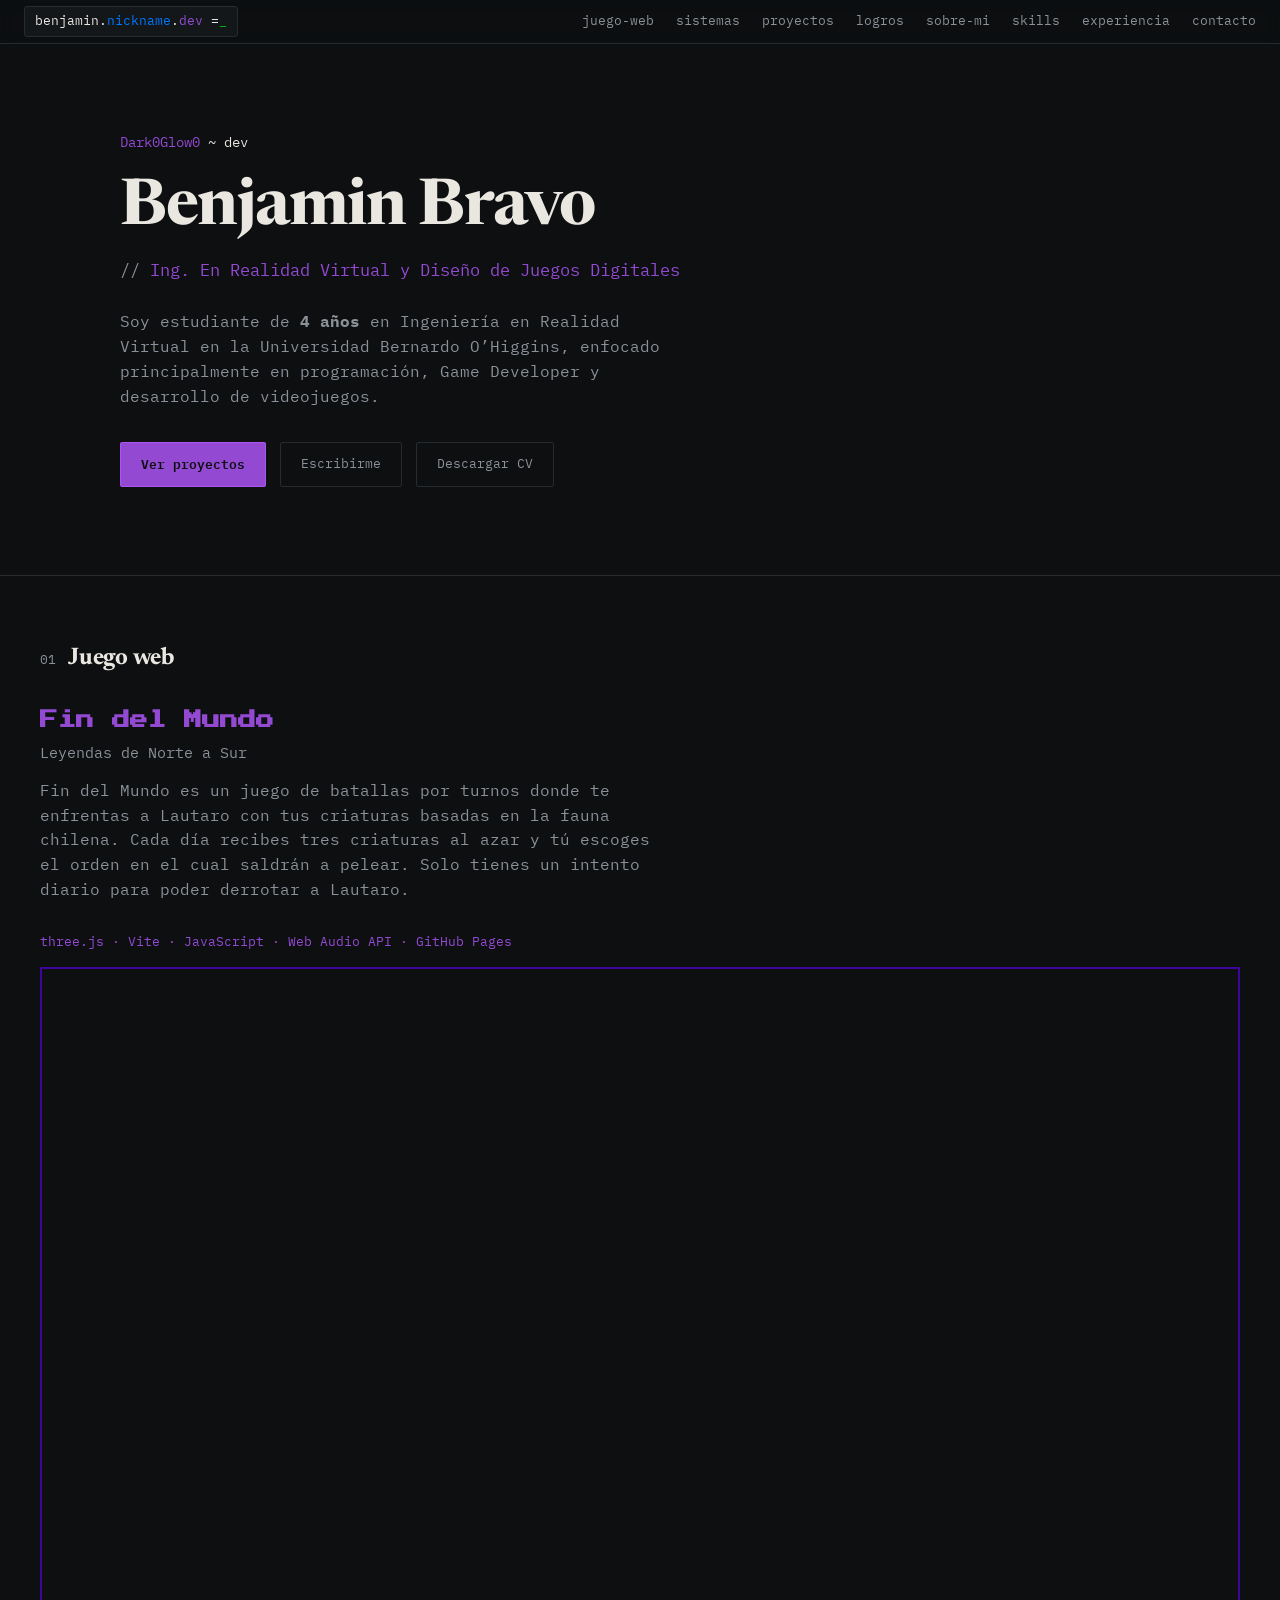
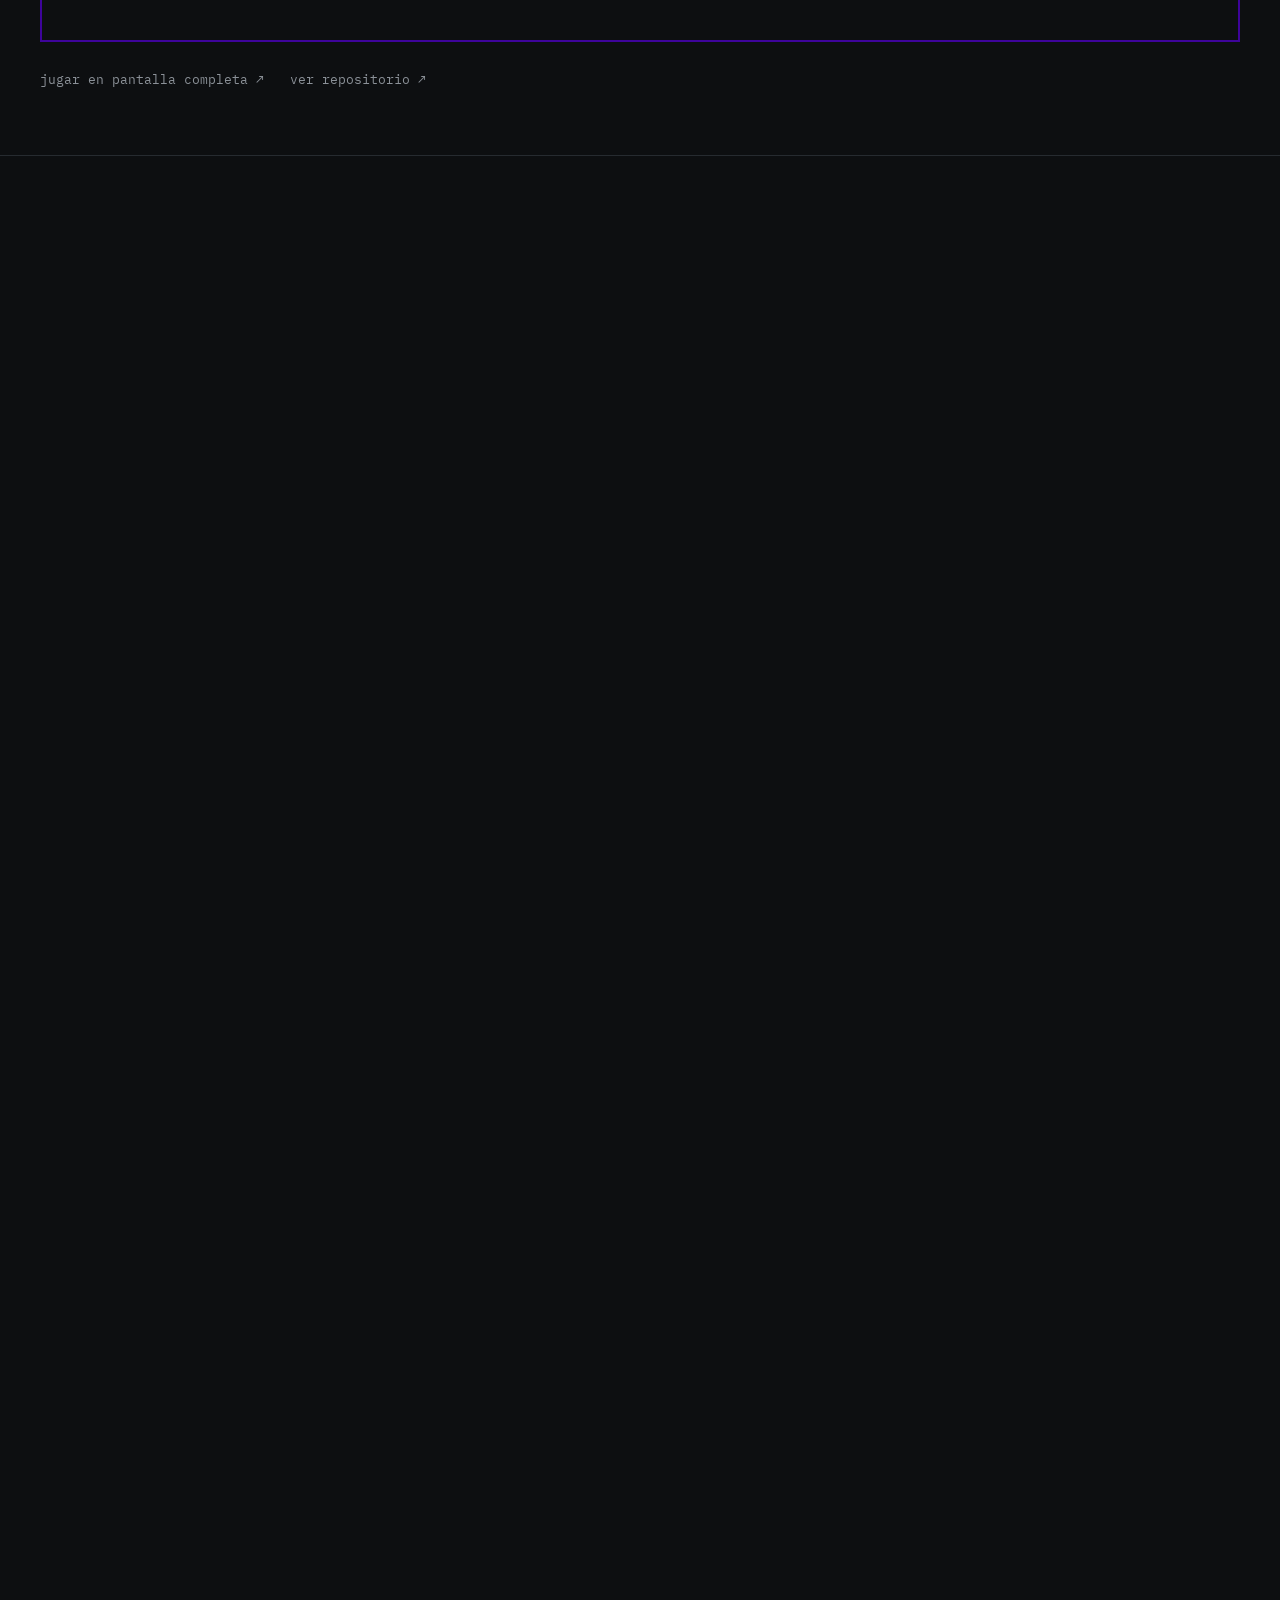
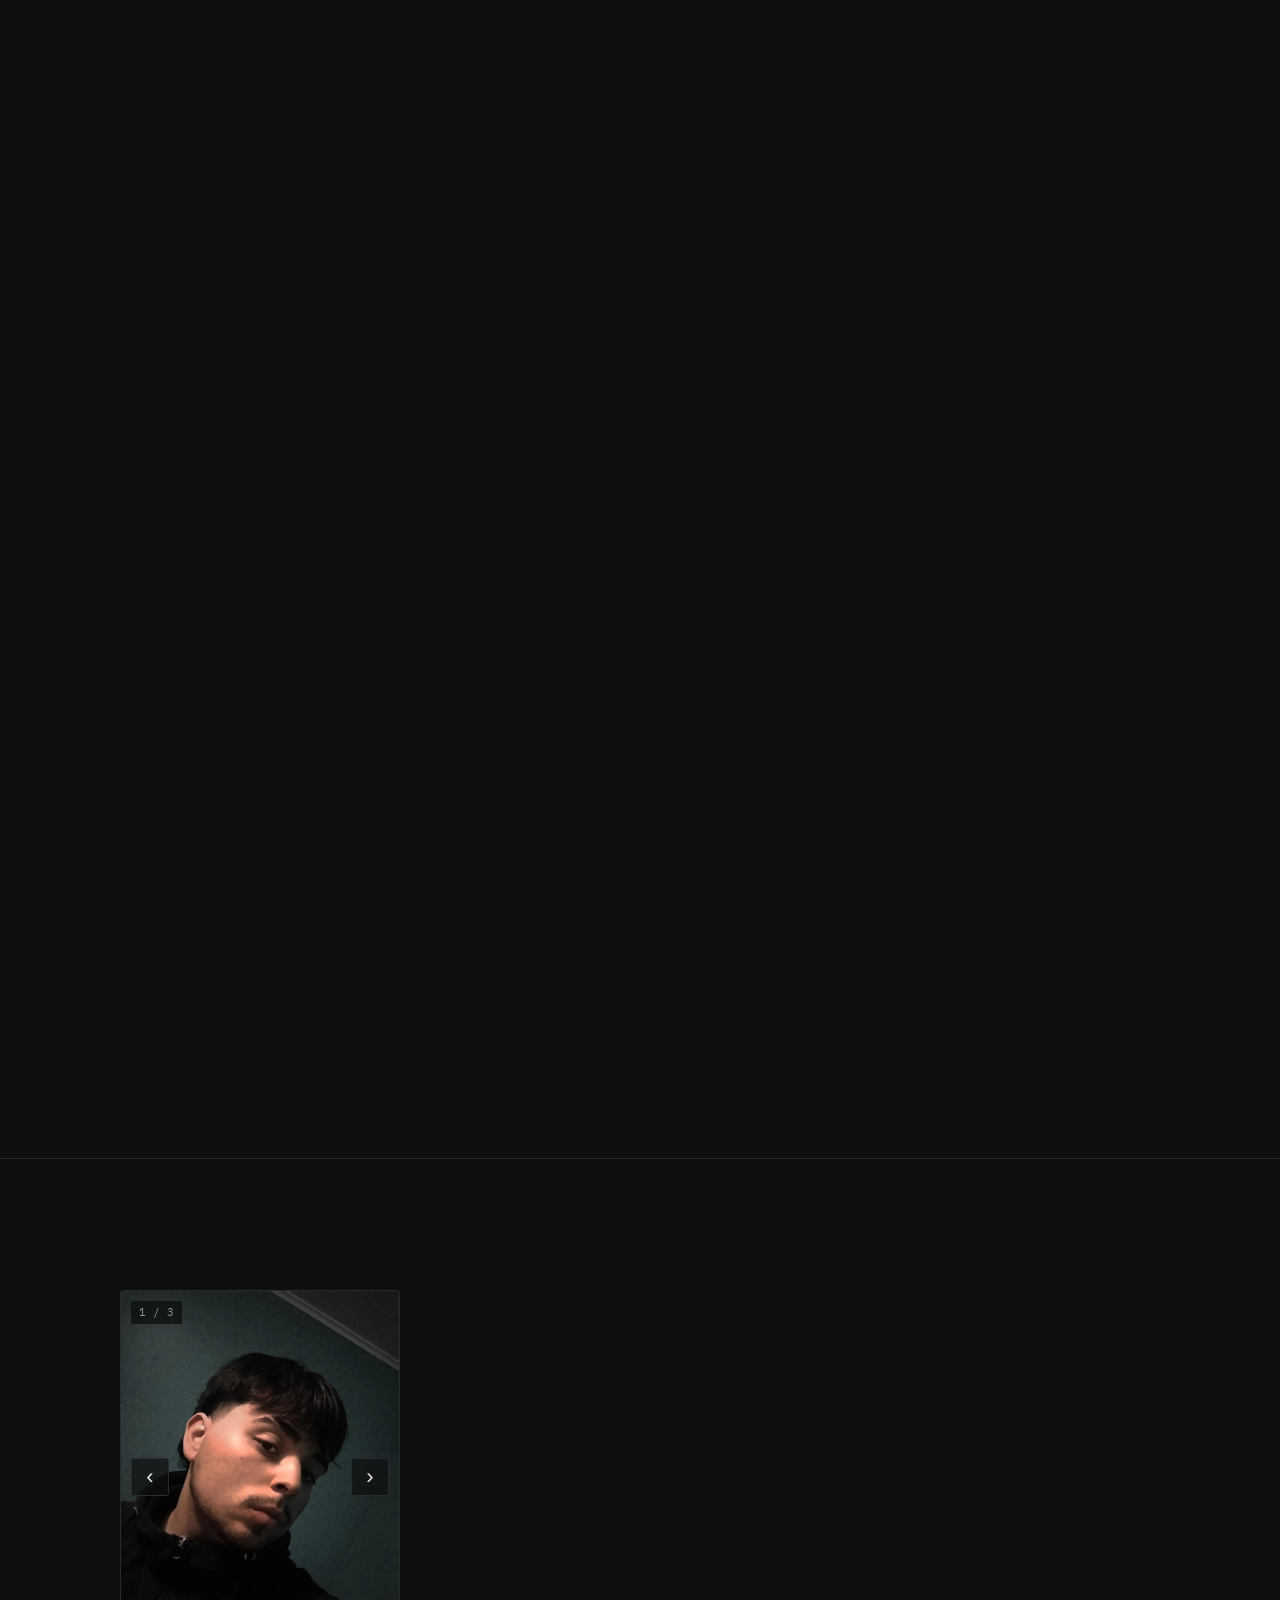
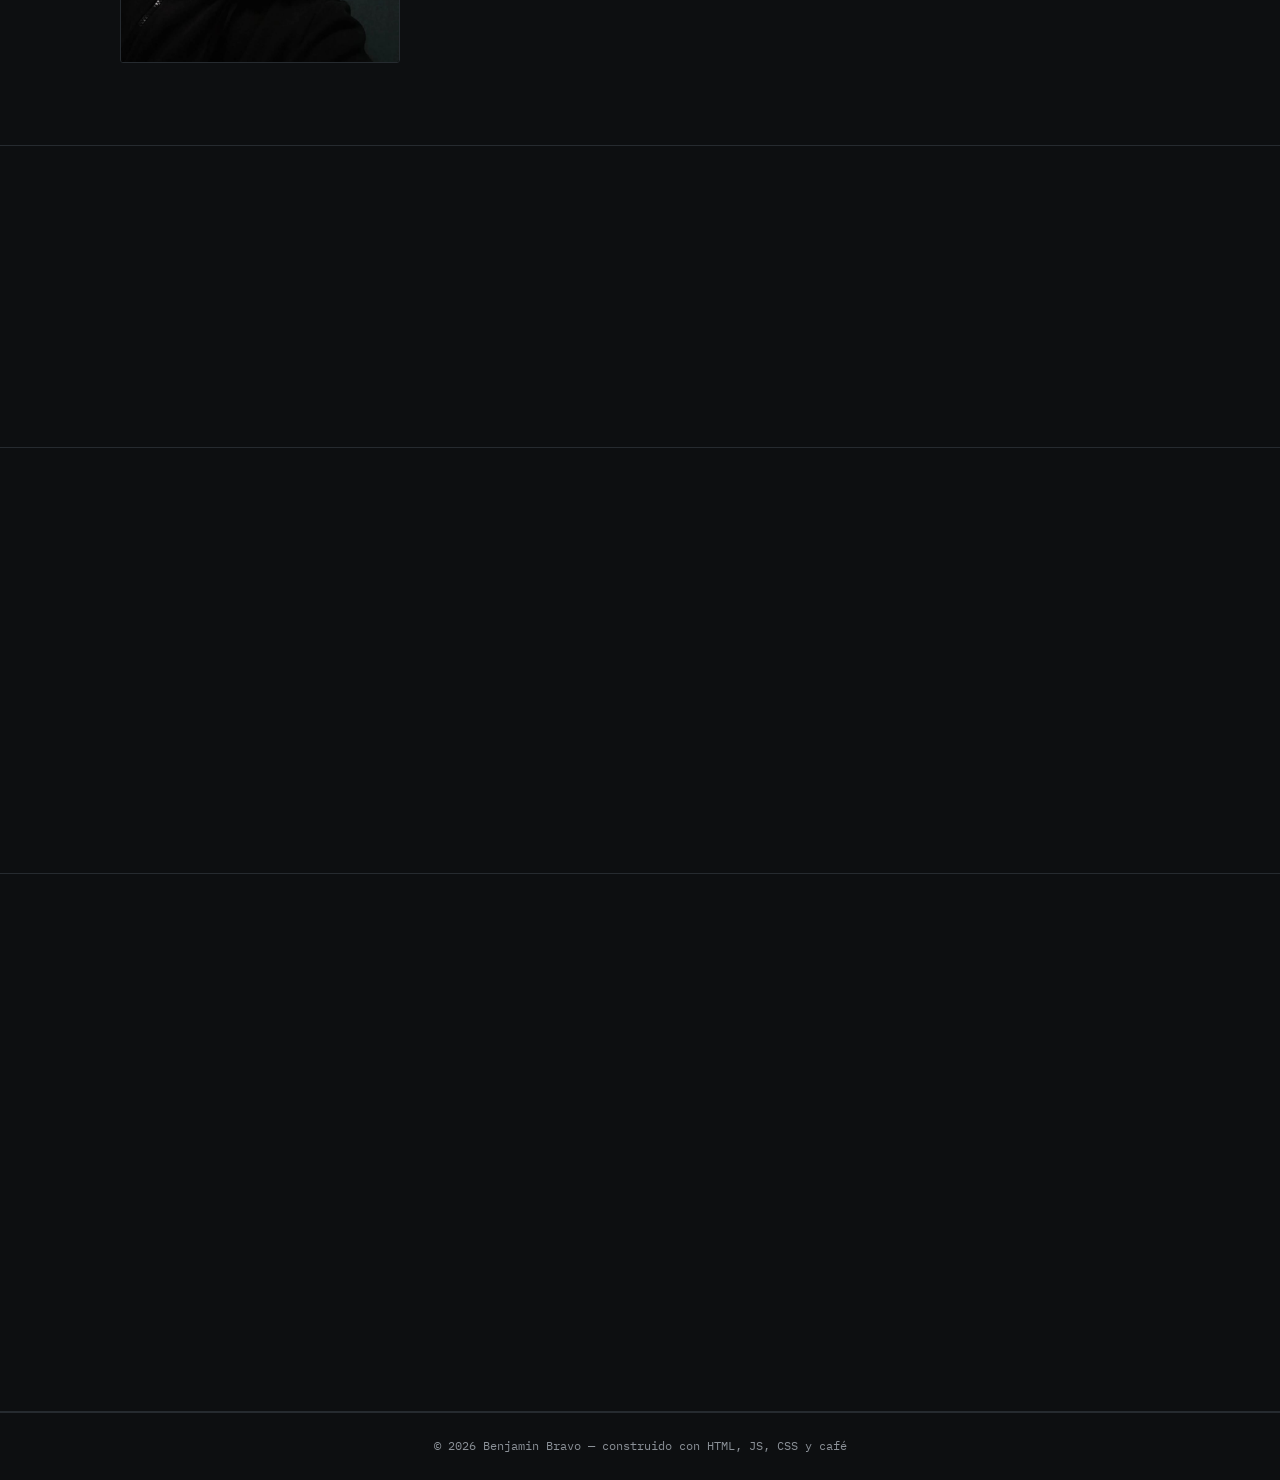
<file: index.html>
<!DOCTYPE html>
<html lang="es">

<head>
  <meta charset="UTF-8">
  <meta name="viewport" content="width=device-width, initial-scale=1.0">
  <title>Benjamin Bravo — Desarrollador</title>
  <link rel="stylesheet" href="style.css">
</head>

<body>
  <div class="topbar">
<a class="firma" href="#inicio">
  <span id="firma-obj"></span><span id="firma-method"></span><span id="firma-point"></span><span id="firma-prop"></span><span id="firma-equal"></span><span id="firma-valor"></span><span id="firma-comma"></span><span class="cursor">_</span>
</a>

    <nav>
      <a href="#web-game">juego-web</a>
      <a href="#sistemas">sistemas</a>
      <a href="#proyectos">proyectos</a>
      <a href="#logros">logros</a>
      <a href="#sobre-mi">sobre-mi</a>
      <a href="#skills">skills</a>
      <a href="#experiencia">experiencia</a>
      <a href="#contacto">contacto</a>
    </nav>
  </div>

  <!-- HERO -->
  <section class="hero row" id="inicio">
    <div class="content">
      <div class="prompt-line"><span class="path">Dark0Glow0</span><span class="cmd"> ~ dev</span></div>
      <h1 class="name">Benjamin Bravo</h1>
      <p class="role">Ing. En Realidad Virtual y Diseño de Juegos Digitales</p>
      <p class="bio">Soy estudiante de <strong>4 años</strong> en Ingeniería en Realidad Virtual en la Universidad
        Bernardo O’Higgins, enfocado principalmente en programación, Game Developer y desarrollo de videojuegos.</p>
      <div class="cta-row">
        <a class="btn btn-primary" href="#proyectos">Ver proyectos</a>
        <a class="btn btn-ghost" href="#contacto">Escribirme</a>
        <a class="btn btn-ghost" href="Files/Docs/Benjamin_Bravo_CV.pdf" target="_blank">Descargar CV</a>
      </div>
    </div>
  </section>

  <!-- Web Game -->
  <section class="row" id="web-game">
    <div class="content">
      <div class="section-head">
        <span class="section-num mono">01</span>
        <h2 class="section-title">Juego web</h2>
      </div>
      <h3 class="sys-title-game">Fin del Mundo</h3>
      <p class="sys-subtitle-game">Leyendas de Norte a Sur</p>
      <p class="sys-intro">Fin del Mundo es un juego de batallas por turnos donde te enfrentas a Lautaro con tus
        criaturas basadas en la fauna chilena. Cada día recibes tres criaturas al azar y tú escoges el orden en el cual
        saldrán a pelear. Solo tienes un intento diario para poder derrotar a Lautaro. </p>
      <p class="sys-stack">three.js · Vite · JavaScript · Web Audio API · GitHub Pages</p>


      <div class="window-game">
        <iframe src="https://dark0glow0.github.io/fin-del-mundo/" title="Fin del Mundo: Leyendas de Norte a Sur"
          loading="lazy" allow="autoplay; fullscreen">
        </iframe>
      </div>

      <p class="game-mobile">Actualmente el juego solo se puede jugar en PC. Pronto estará disponible para dispositivos
        móviles.</p>

      <a class="sys-link link-fullscreen" href="https://dark0glow0.github.io/fin-del-mundo/" target="_blank">jugar en
        pantalla completa ↗</a>
      <a class="sys-link" href="https://github.com/Dark0Glow0/fin-del-mundo" target="_blank">ver repositorio ↗</a>
    </div>
  </section>

  <!-- SISTEMAS Y MECANICAS -->
  <section class="row" id="sistemas">
    <div class="content">
      <div class="section-head">
        <span class="section-num mono">02</span>
        <h2 class="section-title">Sistemas y mecánicas</h2>
      </div>
      <p class="sys-intro">Mecánicas y sistemas que he programado, explicados paso a paso.</p>

      <div class="sys-list">

        <article class="sys-card">
          <div class="sys-media" data-name="foto de la mecánica">
            <img src="Files/Imagenes/Textual Visual Scripting.png" alt="Textual Learning" onerror="this.remove()">
          </div>
          <div class="sys-body">
            <h3 class="sys-title">Textual Learning <span class="sys-status">en desarrollo</span></h3>
            <p class="sys-stack">C# · Unity · Editor Window · Visual Scripting</p>
            <p class="sys-label">objetivo</p>
            <p class="sys-goal">Enseñar a programar a personas que se inician en la programación, mostrando en una
              ventana de Unity el código C# que se genera a partir de nodos de Unity Visual Scripting.</p>
            <p class="sys-label">qué hace</p>
            <ul class="sys-steps">
              <li>Abre una ventana propia dentro de Unity, con su interfaz y su ruta de menú.</li>
              <li>Lee el grafo de nodos que se arrastra a la ventana.</li>
              <li>Reconoce los nodos del grafo mediante un mecanismo de detección automática; actualmente reconoce
                Start, Update, Debug.Log y sus valores.</li>
              <li>Actualiza constantemente el código mostrado en la ventana.</li>
              <li>Reconoce el orden de los nodos leyendo sus conexiones, para mostrar el código ordenado y limpio.</li>
              <li>Muestra el código generado, con colores según cada tipo de palabra, dentro de un panel oscuro.</li>
            </ul>

            <p class="sys-label">cómo se construyó</p>
            <ul class="sys-steps">
              <li>Creé el script VisualCodeWindow.cs para crear la ventana y su ruta de menú.</li>
              <li>Implementé dentro de VisualCodeWindow.cs la lectura de los nodos y sus conexiones para mostrarlos en
                la ventana; pasé de hacerlo de forma manual a automatizar de a poco cada parte importante, hasta lograr
                una primera versión automatizada.</li>
              <li>Implementé que el código mostrado se actualice constantemente cuando cambia el grafo.</li>
              <li>Implementé colores distintivos para cada tipo de palabra, como en un editor de C#.</li>
            </ul>
            <a class="sys-link" href="https://github.com/Dark0Glow0/Textual-Learning" target="_blank">ver repositorio
              ↗</a>
          </div>
        </article>

        <article class="sys-card">
          <div class="sys-media" data-name="video de la mecánica">
            <video controls preload="metadata" playsinline>
              <source src="Files/Videos/XR_Remote_Controller.mp4#t=0.5" type="video/mp4"
                onerror="this.parentElement.remove()">
            </video>
          </div>
          <div class="sys-body">
            <h3 class="sys-title">XR Remote Controller</h3>
            <p class="sys-stack">C# · Unity · OpenXR</p>
            <p class="sys-label">objetivo</p>
            <p class="sys-goal">Simulador de controladores XR para futuros proyectos</p>
            <p class="sys-label">qué hace</p>
            <ul class="sys-steps">
              <li>Al poner la batería, los controles quedan disponibles.</li>
              <li>La palanca (lever) enciende el panel de controles.</li>
              <li>El joystick mueve la posición del avión.</li>
              <li>Un dial controla su altura y otro su rotación.</li>
              <li>La perilla (knob) aumenta o disminuye la velocidad.</li>
              <li>Un texto sobre cada control muestra en tiempo real su estado: encendido, rotación, velocidad y altura.
              </li>
              <li>Si se quita la batería con el panel funcionando, todo se apaga, aunque la palanca siga encendida.</li>
            </ul>

            <p class="sys-label">cómo se construyó</p>
            <ul class="sys-steps">
              <li>Utilicé los recursos de XR Interaction Toolkit y XRI Examples como base para crear el simulador.</li>
              <li>Programé un script para la batería: al ponerla, da energía a los controles y se activan; al sacarla,
                los controles se desactivan y el avión deja de funcionar.</li>
              <li>Esta base me permite ahorrar tiempo al construir paneles de controles de maquinaria o de otro rubro
                con sistema de energía.</li>
            </ul>
            <a class="sys-link" href="https://github.com/Dark0Glow0/XR-Remote-Controller" target="_blank">ver
              repositorio ↗</a>
          </div>
        </article>

        <article class="sys-card">
          <div class="sys-media" data-name="video de la mecánica">
            <video controls preload="metadata" playsinline>
              <source src="Files/Videos/TOM_Sistema_Suizo.mp4#t=0.5" type="video/mp4"
                onerror="this.parentElement.remove()">
            </video>
          </div>
          <div class="sys-body">
            <h3 class="sys-title">TOM: Tournament Management System <span class="sys-status">en desarrollo</span></h3>
            <p class="sys-stack">HTML · CSS · JavaScript · Visual Studio Code</p>
            <p class="sys-label">objetivo</p>
            <p class="sys-goal">Gestionar torneos no oficiales de TCG con sistema de rondas suizas, inspirado en el TOM
              oficial de Pokémon.</p>
            <p class="sys-label">qué hace</p>
            <ul class="sys-steps">
              <li>Define el nombre del torneo y el número de rondas a jugar.</li>
              <li>Calcula el desempate automáticamente con OP% (Opponents' Win Percentage) y OPP% (Opponents' Opponents'
                Win Percentage).</li>
              <li>Agrega y quita participantes; el rating es opcional y solo ordena el primer emparejamiento.</li>
              <li>Genera cada ronda con emparejamientos de sistema suizo y registra el resultado con botones: victoria 3
                puntos, empate 1 punto para cada uno y derrota 0.</li>
              <li>Asigna un bye (victoria automática) cuando el número de jugadores es impar.</li>
              <li>Muestra la clasificación ordenada por puntos, con el récord de victorias, derrotas y empates y los
                porcentajes de desempate.</li>
            </ul>

            <p class="sys-label">cómo se construyó</p>
            <ul class="sys-steps">
              <li>Creé una navegación por pestañas (Configuración, Jugadores, Rondas y Clasificación), con un contador
                que muestra cuántos jugadores hay inscritos.</li>
              <li>Guardé todo el estado del torneo en localStorage: jugadores, puntajes, byes, rondas, emparejamientos y
                resultados, para que no se pierda al recargar la página.</li>
              <li>Programé el emparejamiento suizo: ordena a los jugadores por puntaje (y por rating en la primera
                ronda) y evita que se repitan rivales, salvo cuando ya no queda otra opción.</li>
              <li>Implementé la asignación del bye al jugador con menor puntaje que aún no lo haya recibido, con
                puntuación al estilo Pokémon: 3 por victoria, 1 por empate y 0 por derrota.</li>
              <li>Programé el desempate con OP% y OPP%: el porcentaje de victorias de los rivales y el de los rivales de
                los rivales, con un mínimo del 25% como en Pokémon.</li>
              <li>Lo publiqué en GitHub Pages con licencia GPL 3.0, para usarlo desde el navegador sin descargar nada.
              </li>
            </ul>
            <a class="sys-link" href="https://github.com/Dark0Glow0/TOM" target="_blank">ver repositorio ↗</a>
            <a class="sys-link" href="https://dark0glow0.github.io/TOM/" target="_blank">probar en línea ↗</a>
          </div>
        </article>

      </div>
    </div>
  </section>

  <!-- PROYECTOS -->
  <section class="row" id="proyectos">
    <div class="content">
      <div class="section-head">
        <span class="section-num mono">03</span>
        <h2 class="section-title">Proyectos</h2>
      </div>
      <p class="sys-intro">Proyectos que he creado y en los que he participado.</p>

      <div class="project-grid">

        <article class="project-card" tabindex="0" role="button" aria-label="Ver proyecto Meant To Die"
          onclick="openModal('modal-ruteo')">
          <div class="card-cover">
            <img src="Files/Imagenes/MTD_1.png" alt="Meant To Die">
            <span class="card-badge">4 fotos</span>
          </div>
          <div class="card-body">
            <h3 class="card-title">Meant To Die</h3>
            <!-- RESUMEN de la tarjeta (texto corto). El texto largo está dentro del modal más abajo. -->
            <p class="card-desc">Videojuego de terror psicológico en primera persona con estilo PSX. Presentado en
              Expogame 2023 y Festigame 2025.</p>
            <div class="project-tags"><span class="tag">Unity</span><span class="tag">C#</span></div>
            <p class="project-open-hint">ver fotos y detalle</p>
          </div>
        </article>

        <article class="project-card" tabindex="0" role="button" aria-label="Ver proyecto V-Watt"
          onclick="openModal('modal-notas')">
          <div class="card-cover">
            <video muted playsinline preload="metadata" src="Files/Videos/Gasolinera_Final.mp4#t=0.5"></video>
            <span class="card-badge">▶ video</span>
          </div>
          <div class="card-body">
            <h3 class="card-title">V-Watt</h3>
            <!-- RESUMEN de la tarjeta (texto corto). El texto largo está dentro del modal más abajo. -->
            <p class="card-desc">La primera red de electrolineras 100% solares, con reservas y recompensas para quienes
              cuidan el planeta.</p>
            <p class="project-open-hint">ver video y detalle</p>
          </div>
        </article>

      </div>
    </div>
  </section>

  <!-- LOGROS Y EVENTOS -->
  <section class="row" id="logros">
    <div class="content">
      <div class="section-head">
        <span class="section-num mono">04</span>
        <h2 class="section-title">Logros y eventos</h2>
      </div>
      <p class="sys-intro">Eventos, competencias y game jams en los que he participado.</p>

      <div class="sys-list">

        <article class="sys-card ach-card">
          <div class="sys-media ach-media" data-name="fotos del evento">
            <img src="Files/Imagenes/Certificado_Game_Jam.jpg" alt="Foto del evento " onerror="this.remove()">
          </div>
          <div class="sys-body">
            <p class="sys-stack">2024</p>
            <h3 class="sys-title">2do Lugar en Social Impact Game Jam</h3>
            <p class="sys-label">rol</p>
            <p class="sys-goal">Programador principal</p>
            <p class="sys-label">descripción</p>
            <p class="sys-goal">Atacama Valley es un juego inspirado en Stardew Valley, donde una niña recoge y recicla
              basura en el valle de Atacama. Programé las mecánicas principales: la recolección de basura y la
              construcción de la ciudad a partir de lo reciclado. Fue mi primer acercamiento a los juegos educativos, y
              el proyecto obtuvo el segundo lugar por conectar los videojuegos con los ODS y el impacto social.</p>
          </div>
        </article>

        <article class="sys-card ach-card">
          <div class="sys-media ach-media" data-name="fotos del evento">
            <img src="Files/Imagenes/expo.jpeg" alt="Foto del evento " onerror="this.remove()">
          </div>
          <div class="sys-body">
            <p class="sys-stack">2023</p>
            <h3 class="sys-title">Expogame 2023</h3>
            <p class="sys-label">rol</p>
            <p class="sys-goal">Programador principal</p>
            <p class="sys-label">descripción</p>
            <p class="sys-goal">Meant To Die fue presentado en Expogame 2023, un evento de videojuegos y cultura pop en
              Chile. Fue mi primer proyecto de videojuego completo, y me permitió aprender sobre el desarrollo de
              juegos, la presentación de proyectos y la interacción con otros desarrolladores y jugadores.</p>
          </div>
        </article>

        <article class="sys-card ach-card">
          <div class="sys-media ach-media" data-name="fotos del evento">
            <img src="Files/Imagenes/festi.jpeg" alt="Foto del evento " onerror="this.remove()">
          </div>
          <div class="sys-body">
            <p class="sys-stack">2025</p>
            <h3 class="sys-title">Festigame 2025</h3>
            <p class="sys-label">rol</p>
            <p class="sys-goal">Programador principal</p>
            <p class="sys-label">descripción</p>
            <p class="sys-goal">Meant To Die fue presentado en Festigame 2025, un festival de videojuegos y cultura pop
              en Chile. Fue una oportunidad para mostrar el juego a un público más amplio, recibir retroalimentación y
              aprender sobre la industria de los videojuegos en Chile.</p>
          </div>
        </article>

      </div>
    </div>
  </section>


  <!-- SOBRE MI -->
  <section class="row" id="sobre-mi">
    <div class="content">
      <div class="section-head">
        <span class="section-num mono">05</span>
        <h2 class="section-title">Sobre mí</h2>
      </div>
      <div class="about-grid">
        <!-- galería de fotos (usa el mismo JS de los modales) -->
        <div class="gallery about-gallery">
          <div class="gallery-stage">
            <button class="g-arrow g-prev" type="button" aria-label="Anterior">‹</button>
            <button class="g-arrow g-next" type="button" aria-label="Siguiente">›</button>
            <span class="g-count"></span>
          </div>
          <div class="gallery-thumbs">
            <button class="g-thumb" type="button" data-type="image" data-src="Files/Imagenes/Benja_3.jpeg"
              data-alt="Benja 3"><img src="Files/Imagenes/Benja_3.jpeg" alt="Benja 3"></button>
            <button class="g-thumb" type="button" data-type="image" data-src="Files/Imagenes/Benja_2.jpeg"
              data-alt="Benja 2"><img src="Files/Imagenes/Benja_2.jpeg" alt="Benja 2"></button>
            <button class="g-thumb" type="button" data-type="image" data-src="Files/Imagenes/Benja_1.jpeg"
              data-alt="Benja 1"><img src="Files/Imagenes/Benja_1.jpeg" alt="Benja 1"></button>
          </div>
        </div>

        <!-- texto -->
        <div class="about-body">
          <p class="about-text">Soy estudiante de <strong>4 años</strong> de Ingeniería en Realidad Virtual en la
            Universidad Bernardo O’Higgins, enfocado principalmente en programación, Game Developer y desarrollo de
            videojuegos. También exploro el desarrollo Full Stack, trabajando tanto con backend como frontend.</p>
          <p class="about-text">Me considero una persona prolija, organizada y detallista al programar. Me gusta
            mantener un código limpio y estructurado, buscando que cada sistema sea fácil de entender, mantener y
            mejorar.</p>
          <p class="about-text">Además de desarrollar, disfruto liderar proyectos y convertir ideas en experiencias
            reales, siempre buscando aprender algo nuevo en el proceso.</p>
        </div>
      </div>
    </div>
  </section>

  <!-- SKILLS -->
  <section class="row" id="skills">
    <div class="content">
      <div class="section-head">
        <span class="section-num mono">06</span>
        <h2 class="section-title">Skills</h2>
      </div>
      <div class="skill-groups">
        <div class="skill-group">
          <h3>lenguajes</h3>
          <div class="skill-tags">
            <button class="tag skill-btn" data-level="85">C#</button>
            <button class="tag skill-btn" data-level="65">JavaScript</button>
            <button class="tag skill-btn" data-level="60">SQL</button>
            <button class="tag skill-btn" data-level="75">HTML</button>
          </div>
          <div class="skill-meter" aria-live="polite"></div>
        </div>
        <div class="skill-group">
          <h3>Motor Gráfico</h3>
          <div class="skill-tags">
            <button class="tag skill-btn" data-level="85">Unity</button>
            <button class="tag skill-btn" data-level="50">Unreal Engine</button>
          </div>
          <div class="skill-meter" aria-live="polite"></div>
        </div>
        <div class="skill-group">
          <h3>idiomas</h3>
          <div class="skill-tags">
            <span class="tag">Español</span>
            <a class="tag" href="Files/Docs/Oxford_Certificado.pdf" target="_blank">Inglés · B1↗</a>
          </div>
        </div>
      </div>
      <p class="skill-hint">↗ haz clic en una skill para ver mi nivel</p>
    </div>
  </section>

  <!-- MODALES DE PROYECTO -->
  <div class="modal-overlay" id="modal-ruteo" onclick="closeOnBackdrop(event, 'modal-ruteo')">
    <div class="modal-box">
      <div class="modal-head">
        <span class="fname">Meant To Die</span>
        <button class="modal-close" onclick="closeModal('modal-ruteo')">cerrar ✕</button>
      </div>
      <div class="modal-body">
        <div class="gallery">
          <div class="gallery-stage">
            <button class="g-arrow g-prev" type="button" aria-label="Anterior">‹</button>
            <button class="g-arrow g-next" type="button" aria-label="Siguiente">›</button>
            <span class="g-count"></span>
          </div>
          <div class="gallery-thumbs">
            <button class="g-thumb" type="button" data-type="image" data-src="Files/Imagenes/MTD_1.png"
              data-alt="Meant To Die, captura 1"><img src="Files/Imagenes/MTD_1.png" alt=""></button>
            <button class="g-thumb" type="button" data-type="image" data-src="Files/Imagenes/MTD_2.png"
              data-alt="Meant To Die, captura 2"><img src="Files/Imagenes/MTD_2.png" alt=""></button>
            <button class="g-thumb" type="button" data-type="image" data-src="Files/Imagenes/MTD_3.png"
              data-alt="Meant To Die, captura 3"><img src="Files/Imagenes/MTD_3.png" alt=""></button>
            <button class="g-thumb" type="button" data-type="image" data-src="Files/Imagenes/MTD_4.png"
              data-alt="Meant To Die, captura 4"><img src="Files/Imagenes/MTD_4.png" alt=""></button>
          </div>
        </div>
        <p class="modal-desc">Meant To Die es un juego de <strong>terror psicológico y suspenso en primera
            persona</strong>, que buscan una experiencia que les genere inmersión total a través del estilo PSX, la
          falta de interfaz y mecánicas centradas en mantener la cordura para no morir y evitar alucinaciones, deberás
          sobrevivir a los demonios internos del protagonista debido a sus brotes mientras sus propias acciones pueden
          llevarlo a la muerte.</p>
        <p class="modal-desc">Meant To Die fue presentado en <strong>Expogame 2023</strong> y <strong>Festigame
            2025</strong>.</p>
        <div class="modal-tags">
          <span class="tag">Unity</span><span class="tag">C#</span>
        </div>
        <div class="modal-links">
          <a href="https://www.instagram.com/psychorrorgames/" target="_blank">ver instagram ↗</a>
        </div>
      </div>
    </div>
  </div>

  <div class="modal-overlay" id="modal-notas" onclick="closeOnBackdrop(event, 'modal-notas')">
    <div class="modal-box">
      <div class="modal-head">
        <span class="fname">V-Watt</span>
        <button class="modal-close" onclick="closeModal('modal-notas')">cerrar ✕</button>
      </div>
      <div class="modal-body">
        <div class="gallery">
          <div class="gallery-stage">
            <button class="g-arrow g-prev" type="button" aria-label="Anterior">‹</button>
            <button class="g-arrow g-next" type="button" aria-label="Siguiente">›</button>
            <span class="g-count"></span>
          </div>
          <div class="gallery-thumbs">
            <button class="g-thumb" type="button" data-type="video" data-src="Files/Videos/Gasolinera_Final.mp4"><video
                muted preload="metadata" src="Files/Videos/Gasolinera_Final.mp4#t=0.5"></video><span
                class="g-play">▶</span></button>
          </div>
        </div>
        <p class="modal-desc"><strong>próxima estación hacia la próxima generación</strong>.</p>
        <p class="modal-desc"><strong>¡Es hora de conducir diferente!</strong></p>
        <p class="modal-desc">En V-Watt, estamos construyendo el futuro sostenible, un cargador a la vez. Somos la
          primera red de electrolineras 100% solares, diseñadas para liberar a los conductores de las energías
          contaminantes y los gases de efecto invernadero.</p>
        <p class="modal-desc">Nuestro compromiso es doble: Energía Limpia, Impulsamos tu auto eléctrico directamente con
          la energía del sol, reduciendo drásticamente la huella de carbono de cada viaje. Incentivos Verdes, Hemos
          creado un sistema de reservas y recompensas para premiar tu elección de cuidar el planeta, invitándote a
          formar parte activa de la solución. Dejemos atrás la gasolina.</p>
        <p class="modal-desc">Abracemos la energía ilimitada y limpia. ¡Únete a V-Watt y recarga tu vehículo mientras
          impulsamos juntos un planeta más verde!</p>
        <div class="modal-links">
          <a href="https://canva.link/xlicubz83bnzgkk" target="_blank">ver presentación ↗</a>
        </div>
      </div>
    </div>
  </div>


  <!-- EXPERIENCIA -->
  <section class="row" id="experiencia">
    <div class="content">
      <div class="section-head">
        <span class="section-num mono">07</span>
        <h2 class="section-title">Experiencia</h2>
      </div>

      <div class="timeline-item">
        <div class="tl-date mono">2023 — hoy</div>
        <div class="tl-body">
          <h4>Estudiante Universitario En Ing. En Realidad Virtual y Diseño de Juegos Digitales</h4>
          <div class="tl-org">Universidad Bernardo O'Higgins</div>
        </div>
      </div>

      <div class="timeline-item">
        <div class="tl-date mono">2025</div>
        <div class="tl-body">
          <h4>SERCOTEC</h4>
          <div class="tl-org">Vinculación con el medio · UBO</div>
          <p>Proyecto para "Weona ponte linda", una estética de uñas, dentro del programa de vinculación con el medio de
            la UBO. Modelé una mano con dististos tipos de uñas en 3D y programé en Unity entre distintos tipos de uñas.
          </p>
        </div>
      </div>
    </div>

  </section>

  <!-- CONTACTO -->
  <section class="contact row" id="contacto">
    <div class="content">
      <div class="section-head">
        <span class="section-num mono">08</span>
        <h2 class="section-title">Contacto</h2>
      </div>
      <p class="contact-title">Hablemos de tu próximo proyecto.</p>
      <p class="contact-sub">Disponible para trabajo freelance y oportunidades a tiempo completo. Respondo en menos de
        24 horas.</p>
      <div class="contact-links">
        <a href="mailto:benjamin.bravo.dev@gmail.com"><span>benjamin.bravo.dev@gmail.com</span><span
            class="arrow">↗</span></a>
        <a href="https://github.com/Dark0Glow0" target="_blank"><span>github.com/Dark0Glow0</span><span
            class="arrow">↗</span></a>
        <a href="https://linkedin.com/in/benjamin-bravo-b55064300/"
          target="_blank"><span>linkedin.com/in/benjamin-bravo-b55064300/</span><span class="arrow">↗</span></a>
      </div>
    </div>
  </section>

  <footer>© 2026 Benjamin Bravo — construido con HTML, JS, CSS y café</footer>


  <script src="app.js"></script>
</body>

</html>
</file>
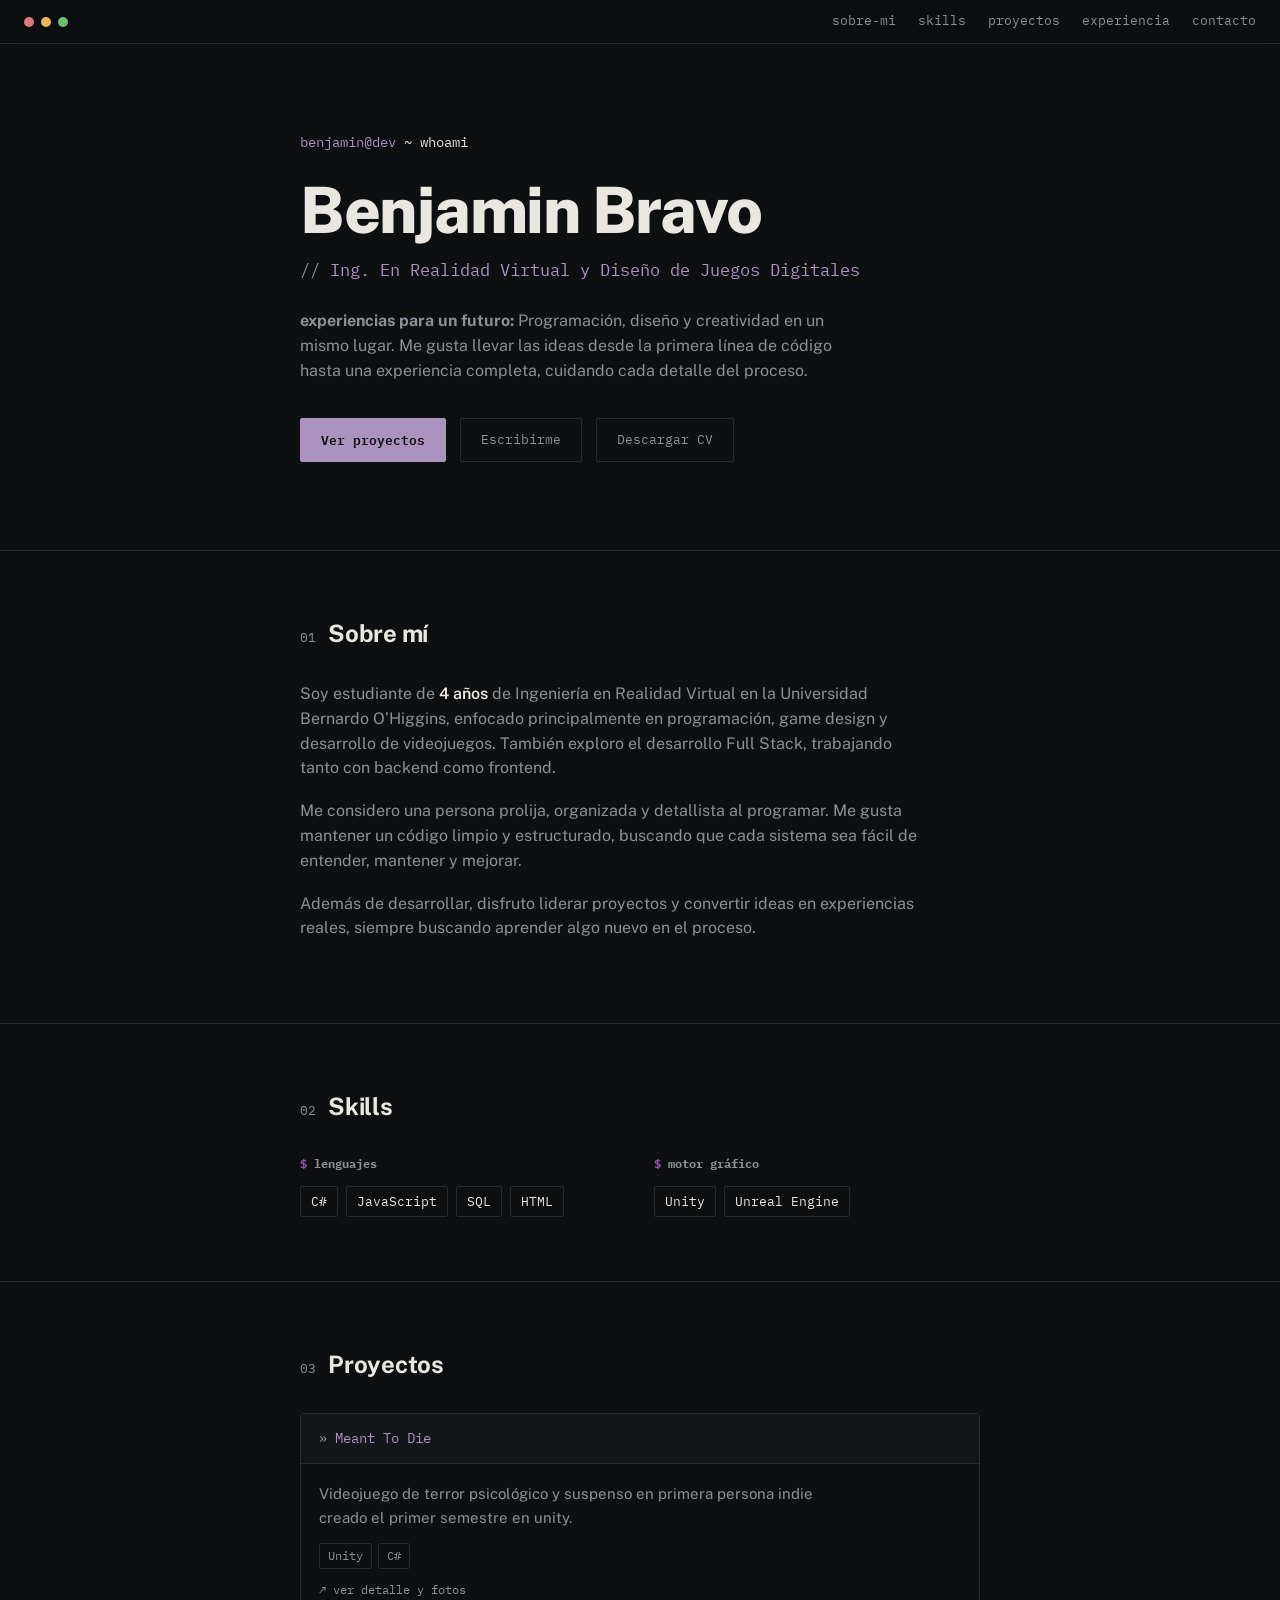
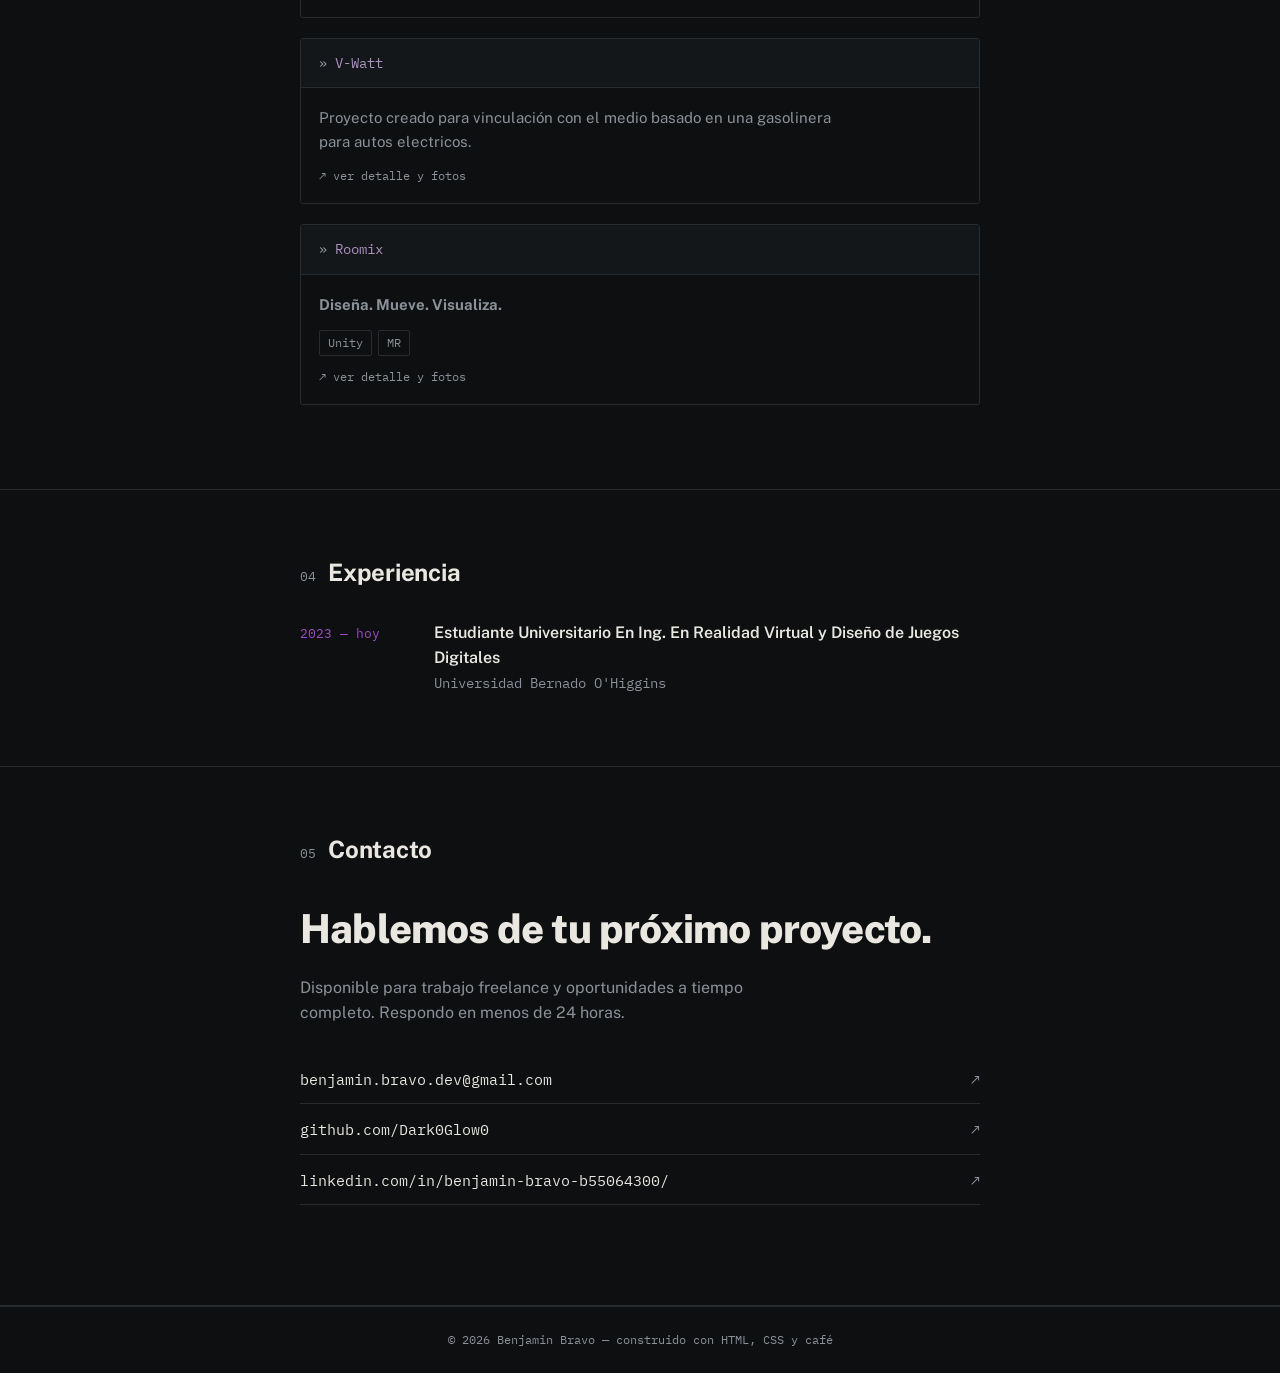
<file: portafolio.html>
<!DOCTYPE html>
<html lang="es">
<head>
<meta charset="UTF-8">
<meta name="viewport" content="width=device-width, initial-scale=1.0">
<title>Benjamin Bravo — Desarrollador</title>
<style>
  @import url('https://fonts.googleapis.com/css2?family=IBM+Plex+Mono:wght@400;500;600&family=Public+Sans:wght@400;500;600;700;800&display=swap');

  :root{
    --bg: #0d0f11;
    --bg-raised: #14171a;
    --line: #262b30;
    --text: #e9e7e0;
    --text-dim: #8b9198;
    --amber: #ab92bf;
    --amber-dim: #5b21b6;
    --green: #b154d6e3;
    --red: #d97b7b;
    --gutter-w: 52px;
  }

  *{ box-sizing:border-box; margin:0; padding:0; }
  html{ scroll-behavior:smooth; }

  body{
    background:var(--bg);
    color:var(--text);
    font-family:'Public Sans', sans-serif;
    line-height:1.55;
    -webkit-font-smoothing:antialiased;
  }

  ::selection{ background:var(--amber); color:#0d0f11; }

  a{ color:inherit; text-decoration:none; }

  .mono{ font-family:'IBM Plex Mono', monospace; }

  /* ---------- layout shell with gutter ---------- */
  .row{
    display:flex;
    border-bottom:1px solid var(--line);
  }
  .row:last-child{ border-bottom:none; }
  .content{
    flex:1;
    padding:64px 40px;
    max-width:760px;
    margin:0 auto;
  }
  @media (max-width:640px){
    .content{ padding:40px 20px; }
  }

  /* ---------- top bar ---------- */
  .topbar{
    display:flex;
    align-items:center;
    justify-content:space-between;
    padding:0 24px;
    height:44px;
    border-bottom:1px solid var(--line);
    font-family:'IBM Plex Mono', monospace;
    font-size:13px;
    color:var(--text-dim);
    position:sticky;
    top:0;
    background:rgba(13,15,17,0.92);
    backdrop-filter:blur(6px);
    z-index:10;
  }
  .topbar .dots{ display:flex; gap:7px; }
  .dots span{ width:10px; height:10px; border-radius:50%; display:inline-block; }
  .dots span:nth-child(1){ background:#d97b7b; }
  .dots span:nth-child(2){ background:#e6b85c; }
  .dots span:nth-child(3){ background:#6fbf73; }
  .topbar nav{ display:flex; gap:22px; }
  .topbar nav a{ color:var(--text-dim); transition:color .15s; }
  .topbar nav a:hover{ color:var(--amber-dim); }

  /* ---------- hero ---------- */
  .hero .content{ padding-top:88px; padding-bottom:88px; }
  .prompt-line{
    font-family:'IBM Plex Mono', monospace;
    color:var(--green);
    font-size:14px;
    margin-bottom:22px;
  }
  .prompt-line .path{ color:var(--amber); }
  .prompt-line .cmd{ color:var(--text); }

  h1.name{
    font-size:clamp(38px, 6vw, 64px);
    font-weight:800;
    letter-spacing:-0.02em;
    line-height:1.05;
    margin-bottom:14px;
  }
  .role{
    font-family:'IBM Plex Mono', monospace;
    font-size:17px;
    color:var(--amber);
    margin-bottom:26px;
  }
  .role::before{ content:"// "; color:var(--text-dim); }

  .bio{
    color:var(--text-dim);
    font-size:16px;
    max-width:56ch;
    margin-bottom:34px;
  }

  .cta-row{ display:flex; gap:14px; flex-wrap:wrap; }
  .btn{
    font-family:'IBM Plex Mono', monospace;
    font-size:13px;
    padding:11px 20px;
    border:1px solid var(--line);
    border-radius:2px;
    transition:border-color .15s, color .15s, background .15s;
  }
  .btn-primary{
    background:var(--amber);
    color:#0d0f11;
    border-color:var(--amber);
    font-weight:600;
  }
  .btn-primary:hover{ background:#dcc4fd; }
  .btn-ghost{ color:var(--text-dim); }
  .btn-ghost:hover{ color:var(--text); border-color:var(--text-dim); }

  /* ---------- section headings ---------- */
  .section-head{
    display:flex;
    align-items:baseline;
    gap:12px;
    margin-bottom:30px;
  }
  .section-num{
    font-family:'IBM Plex Mono', monospace;
    font-size:13px;
    color:var(--text-dim);
  }
  .section-title{
    font-size:24px;
    font-weight:700;
    letter-spacing:-0.01em;
  }

  /* ---------- about ---------- */
  .about-text{
    color:var(--text-dim);
    font-size:16px;
    max-width:62ch;
    margin-bottom:18px;
  }
  .about-text strong{ color:var(--text); font-weight:600; }

  /* ---------- skills ---------- */
  .skill-groups{ display:grid; grid-template-columns:repeat(auto-fit, minmax(200px,1fr)); gap:28px; }
  .skill-group h3{
    font-family:'IBM Plex Mono', monospace;
    font-size:12px;
    color:var(--text-dim);
    margin-bottom:12px;
    text-transform:lowercase;
  }
  .skill-group h3::before{ content:"$ "; color:var(--green); }
  .skill-tags{ display:flex; flex-wrap:wrap; gap:8px; }
  .tag{
    font-family:'IBM Plex Mono', monospace;
    font-size:12.5px;
    padding:5px 10px;
    border:1px solid var(--line);
    border-radius:2px;
    color:var(--text);
  }

  /* ---------- projects ---------- */
  .project{
    border:1px solid var(--line);
    border-radius:3px;
    margin-bottom:20px;
    overflow:hidden;
  }
  .project-head{
    display:flex;
    justify-content:space-between;
    align-items:center;
    padding:14px 18px;
    background:var(--bg-raised);
    border-bottom:1px solid var(--line);
  }
  .project-head .fname{
    font-family:'IBM Plex Mono', monospace;
    font-size:13.5px;
    color:var(--amber);
  }
  .project-head .fname::before{ content:"» "; color:var(--text-dim); }
  .project-links{ display:flex; gap:14px; font-family:'IBM Plex Mono', monospace; font-size:12px; }
  .project-links a{ color:var(--text-dim); }
  .project-links a:hover{ color:var(--amber); }
  .project-body{ padding:18px; }
  .project-desc{ color:var(--text-dim); font-size:15px; margin-bottom:14px; max-width:60ch; }
  .project-tags{ display:flex; flex-wrap:wrap; gap:6px; }
  .project-tags .tag{ font-size:11.5px; padding:3px 8px; color:var(--text-dim); }

  /* ---------- timeline / experience ---------- */
  .timeline-item{ display:flex; gap:24px; margin-bottom:26px; }
  .timeline-item:last-child{ margin-bottom:0; }
  .tl-date{
    flex:0 0 110px;
    font-family:'IBM Plex Mono', monospace;
    font-size:12.5px;
    color:var(--green);
    padding-top:3px;
  }
  .tl-body h4{ font-size:16px; font-weight:600; margin-bottom:3px; }
  .tl-body .tl-org{ color:var(--text-dim); font-size:13.5px; margin-bottom:8px; font-family:'IBM Plex Mono', monospace; }
  .tl-body p{ color:var(--text-dim); font-size:14.5px; max-width:58ch; }

  /* ---------- contact ---------- */
  .contact .content{ padding-bottom:100px; }
  .contact-title{
    font-size:clamp(28px, 4vw, 40px);
    font-weight:800;
    letter-spacing:-0.02em;
    margin-bottom:16px;
  }
  .contact-sub{ color:var(--text-dim); font-size:16px; margin-bottom:30px; max-width:52ch; }
  .contact-links{ display:flex; flex-direction:column; gap:2px; }
  .contact-links a{
    font-family:'IBM Plex Mono', monospace;
    font-size:15px;
    padding:12px 0;
    border-bottom:1px solid var(--line);
    display:flex;
    justify-content:space-between;
    align-items:center;
    color:var(--text);
    transition:color .15s, padding-left .15s;
  }
  .contact-links a:hover{ color:var(--amber); padding-left:8px; }
  .contact-links a .arrow{ color:var(--text-dim); }

  footer{
    text-align:center;
    padding:24px;
    font-family:'IBM Plex Mono', monospace;
    font-size:12px;
    color:var(--text-dim);
    border-top:1px solid var(--line);
  }

  @media (prefers-reduced-motion: reduce){
    html{ scroll-behavior:auto; }
    *{ transition:none !important; }
  }

  :focus-visible{ outline:2px solid var(--amber); outline-offset:2px; }

  /* ---------- project card as trigger ---------- */
  .project{ cursor:pointer; transition:border-color .15s; }
  .project:hover{ border-color:var(--amber-dim); }
  .project-head .fname{ cursor:pointer; }
  .project-open-hint{
    font-family:'IBM Plex Mono', monospace;
    font-size:11.5px;
    color:var(--text-dim);
  }
  .project-open-hint::before{ content:"↗ "; }

  /* ---------- project modal ---------- */
  .modal-overlay{
    display:none;
    position:fixed;
    inset:0;
    background:rgba(13,15,17,0.82);
    backdrop-filter:blur(4px);
    z-index:100;
    align-items:center;
    justify-content:center;
    padding:24px;
  }
  .modal-overlay.open{ display:flex; }

  .modal-box{
    background:var(--bg-raised);
    border:1px solid var(--line);
    border-radius:4px;
    max-width:640px;
    width:100%;
    max-height:86vh;
    overflow-y:auto;
    animation:modalIn .18s ease;
  }
  @keyframes modalIn{
    from{ opacity:0; transform:translateY(8px); }
    to{ opacity:1; transform:translateY(0); }
  }

  .modal-head{
    display:flex;
    justify-content:space-between;
    align-items:center;
    padding:14px 18px;
    border-bottom:1px solid var(--line);
  }
  .modal-head .fname{
    font-family:'IBM Plex Mono', monospace;
    font-size:13.5px;
    color:var(--amber);
  }
  .modal-head .fname::before{ content:"» "; color:var(--text-dim); }
  .modal-close{
    font-family:'IBM Plex Mono', monospace;
    font-size:13px;
    color:var(--text-dim);
    border:1px solid var(--line);
    border-radius:2px;
    padding:4px 9px;
    background:none;
    cursor:pointer;
    transition:color .15s, border-color .15s;
  }
  .modal-close:hover{ color:var(--red); border-color:var(--red); }

  .modal-body{ padding:18px; }
  .modal-desc{ color:var(--text-dim); font-size:15px; margin-bottom:16px; }
  .modal-desc strong{ color:var(--text); font-weight:600; }

  /* continuous photo carousel */
  .carousel{
    position:relative;
    overflow:hidden;
    border:1px solid var(--line);
    border-radius:3px;
    margin-bottom:16px;
    -webkit-mask-image:linear-gradient(to right, transparent 0, #000 24px, #000 calc(100% - 24px), transparent 100%);
            mask-image:linear-gradient(to right, transparent 0, #000 24px, #000 calc(100% - 24px), transparent 100%);
  }
  .carousel-track{
    display:flex;
    gap:10px;
    width:max-content;
    animation:carouselScroll 22s linear infinite;
  }
  .carousel:hover .carousel-track{ animation-play-state:paused; }
  .carousel-track img,
  .carousel-track video{
    height:150px;
    width:220px;
    object-fit:cover;
    border-radius:2px;
    display:block;
    flex:0 0 auto;
    background:#000;
  }
  @keyframes carouselScroll{
    from{ transform:translateX(0); }
    to{ transform:translateX(-50%); }
  }
  @media (prefers-reduced-motion: reduce){
    .carousel-track{ animation:none; }
  }

  .modal-tags{ display:flex; flex-wrap:wrap; gap:6px; margin-bottom:16px; }
  .modal-links{ display:flex; gap:14px; font-family:'IBM Plex Mono', monospace; font-size:12.5px; }
  .modal-links a{ color:var(--text-dim); }
  .modal-links a:hover{ color:var(--amber); }
</style>
</head>
<body>

<div class="topbar">
  <div class="dots"><span></span><span></span><span></span></div>
  <nav>
    <a href="#sobre-mi">sobre-mi</a>
    <a href="#skills">skills</a>
    <a href="#proyectos">proyectos</a>
    <a href="#experiencia">experiencia</a>
    <a href="#contacto">contacto</a>
  </nav>
</div>

<!-- HERO -->
<section class="hero row" id="inicio">
  <div class="content">
    <div class="prompt-line"><span class="path">benjamin@dev</span><span class="cmd"> ~ whoami</span></div>
    <h1 class="name">Benjamin Bravo</h1>
    <p class="role">Ing. En Realidad Virtual y Diseño de Juegos Digitales</p>
    <p class="bio"><strong>experiencias para un futuro:</strong> Programación, diseño y creatividad en un mismo lugar. Me gusta llevar las ideas desde la primera línea de código hasta una experiencia completa, cuidando cada detalle del proceso.</p>
    <div class="cta-row">
      <a class="btn btn-primary" href="#proyectos">Ver proyectos</a>
      <a class="btn btn-ghost" href="#contacto">Escribirme</a>
      <a class="btn btn-ghost" href="Files/Cv/Benjamín Bravo (1).pdf" target="_blank">Descargar CV</a>
    </div>
  </div>
</section>

<!-- SOBRE MI -->
<section class="row" id="sobre-mi">
  <div class="content">
    <div class="section-head">
      <span class="section-num mono">01</span>
      <h2 class="section-title">Sobre mí</h2>
    </div>
    <p class="about-text">Soy estudiante de <strong>4 años</strong> de Ingeniería en Realidad Virtual en la Universidad Bernardo O’Higgins, enfocado principalmente en programación, game design y desarrollo de videojuegos. También exploro el desarrollo Full Stack, trabajando tanto con backend como frontend.</p>
    <p class="about-text">Me considero una persona prolija, organizada y detallista al programar. Me gusta mantener un código limpio y estructurado, buscando que cada sistema sea fácil de entender, mantener y mejorar.</p>
    <p class="about-text">Además de desarrollar, disfruto liderar proyectos y convertir ideas en experiencias reales, siempre buscando aprender algo nuevo en el proceso.</p>
  </div>
</section>

<!-- SKILLS -->
<section class="row" id="skills">
  <div class="content">
    <div class="section-head">
      <span class="section-num mono">02</span>
      <h2 class="section-title">Skills</h2>
    </div>
    <div class="skill-groups">
      <div class="skill-group">
        <h3>lenguajes</h3>
        <div class="skill-tags">
          <span class="tag">C#</span>
          <span class="tag">JavaScript</span>
          <span class="tag">SQL</span>
          <span class="tag">HTML</span>
        </div>
      </div>
      <div class="skill-group">
        <h3>Motor Gráfico</h3>
        <div class="skill-tags">
          <span class="tag">Unity</span>
          <span class="tag">Unreal Engine</span>
        </div>
      </div>
    </div>
  </div>
</section>

<!-- PROYECTOS -->
<section class="row" id="proyectos">
  <div class="content">
    <div class="section-head">
      <span class="section-num mono">03</span>
      <h2 class="section-title">Proyectos</h2>
    </div>

    <div class="project" onclick="openModal('modal-ruteo')">
      <div class="project-head">
        <span class="fname">Meant To Die</span>
      </div>
      <div class="project-body">
        <p class="project-desc">Videojuego de terror psicológico y suspenso en primera persona indie creado el primer semestre en unity.</p>
        <div class="project-tags">
          <span class="tag">Unity</span><span class="tag">C#</span>
        </div>
        <p class="project-open-hint" style="margin-top:12px;">ver detalle y fotos</p>
      </div>
    </div>

    <div class="project" onclick="openModal('modal-notas')">
      <div class="project-head">
        <span class="fname">V-Watt</span>
      </div>
      <div class="project-body">
        <p class="project-desc">Proyecto creado para vinculación con el medio basado en una gasolinera para autos electricos.</p>
        <p class="project-open-hint" style="margin-top:12px;">ver detalle y fotos</p>
      </div>
    </div>

    <div class="project" onclick="openModal('modal-panel')">
      <div class="project-head">
        <span class="fname">Roomix</span>
      </div>
      <div class="project-body">
        <p class="project-desc"><strong>Diseña. Mueve. Visualiza.</strong></p>
        <div class="project-tags">
          <span class="tag">Unity</span><span class="tag">MR</span>
        </div>
        <p class="project-open-hint" style="margin-top:12px;">ver detalle y fotos</p>
      </div>
    </div>
  </div>
</section>

<!-- MODALES DE PROYECTO -->
<div class="modal-overlay" id="modal-ruteo" onclick="closeOnBackdrop(event, 'modal-ruteo')">
  <div class="modal-box">
    <div class="modal-head">
      <span class="fname">Meant To Die</span>
      <button class="modal-close" onclick="closeModal('modal-ruteo')">cerrar ✕</button>
    </div>
    <div class="modal-body">
      <div class="carousel">
        <div class="carousel-track">
          <img src="Files/Imagenes/MTD_1.png" alt="Captura de ruteo.app 1">
          <img src="Files/Imagenes/MTD_2.png" alt="Captura de ruteo.app 2">
          <img src="Files/Imagenes/MTD_3.png" alt="Captura de ruteo.app 3">
          <img src="Files/Imagenes/MTD_4.png" alt="Captura de ruteo.app 4">
          <img src="Files/Imagenes/MTD_1.png" alt="Captura de ruteo.app 1" aria-hidden="true">
          <img src="Files/Imagenes/MTD_2.png" alt="Captura de ruteo.app 2" aria-hidden="true">
          <img src="Files/Imagenes/MTD_3.png" alt="Captura de ruteo.app 3" aria-hidden="true">
          <img src="Files/Imagenes/MTD_4.png" alt="Captura de ruteo.app 4" aria-hidden="true">
        </div>
      </div>
      <p class="modal-desc">Meant To Die es un juego de <strong>terror psicologico y suspenso en primera persona</strong>, que buscan una Experiencia que les genére inmersión total a través del estilo PSX, la falta de interfaz y mecánicas centradas en Mantener la cordura para no morir y evitar alucinaciones, deberas sobrevivir a los demonios internos del protagonista debido a sus brotes mientras sus propias acciones pueden llevarlo a la muerte.</p>
      <p class="modal-desc">Meant To Die Fue presentado en <strong>Expogame 2023</strong> y <strong>Festigame 2025</strong>.</p>
      <div class="modal-tags">
        <span class="tag">Unity</span><span class="tag">C#</span>
      </div>
      <div class="modal-links">
        <a href="https://www.instagram.com/psychorrorgames/" target="_blank">ver instagram ↗</a>
      </div>
    </div>
  </div>
</div>

<div class="modal-overlay" id="modal-notas" onclick="closeOnBackdrop(event, 'modal-notas')">
  <div class="modal-box">
    <div class="modal-head">
      <span class="fname">V-Watt</span>
      <button class="modal-close" onclick="closeModal('modal-notas')">cerrar ✕</button>
    </div>
    <div class="modal-body">
      <div class="carousel">
        <div class="carousel-track">
          <video controls preload="metadata" poster="https://placehold.co/440x300/14171a/8b9198?text=▶+demo+V-Watt">
            <source src="Files/Videos/Gasolinera_Final.mp4" type="video/mp4">
          </video>
        </div>
      </div>
      <p class="modal-desc"><strong>próxima estación hacia la próxima generación</strong>.</p>
      <p class="modal-desc"><strong>¡Es hora de conducir diferente!</strong></p>
      <p class="modal-desc">En V-Watt, estamos construyendo el futuro sostenible, un cargador a la vez. Somos la primera red de electrolineras 100% solares, diseñadas para liberar a los conductores de las energías contaminantes y los gases de efecto invernadero.</p>
      <p class="modal-desc">Nuestro compromiso es doble: Energía Limpia, Impulsamos tu auto eléctrico directamente con la energía del sol, reduciendo drásticamente la huella de carbono de cada viaje. Incentivos Verdes, Hemos creado un sistema de reservas y recompensas para premiar tu elección de cuidar el planeta, invitándote a formar parte activa de la solución. Dejemos atrás la gasolina.</p>
      <p class="modal-desc">Abracemos la energía ilimitada y limpia. ¡Únete a V-Watt y recarga tu vehículo mientras impulsamos juntos un planeta más verde!</p>
      <div class="modal-links">
        <a href="https://canva.link/xlicubz83bnzgkk" target="_blank">ver presentación ↗</a>
      </div>
    </div>
  </div>
</div>

<div class="modal-overlay" id="modal-panel" onclick="closeOnBackdrop(event, 'modal-panel')">
  <div class="modal-box">
    <div class="modal-head">
      <span class="fname">Roomix</span>
      <button class="modal-close" onclick="closeModal('modal-panel')">cerrar ✕</button>
    </div>
    <div class="modal-body">
      <p class="modal-desc">ROOMIX es una <strong>aplicación de realidad mixta</strong> en desarrollo orientada a permitir que las personas visualicen, coloquen y muevan muebles dentro de su propio espacio para experimentar cómo se verían antes de tomar una decisión.</p>
      <div class="modal-tags">
        <span class="tag">Unity</span><span class="tag">MR</span>
      </div>
      <div class="modal-links">
        <a href="https://canva.link/ok3jjlzo2n136rm" target="_blank">ver presentación ↗</a>
      </div>
    </div>
  </div>
</div>

<!-- EXPERIENCIA -->
<section class="row" id="experiencia">
  <div class="content">
    <div class="section-head">
      <span class="section-num mono">04</span>
      <h2 class="section-title">Experiencia</h2>
    </div>

    <div class="timeline-item">
      <div class="tl-date mono">2023 — hoy</div>
      <div class="tl-body">
        <h4>Estudiante Universitario En Ing. En Realidad Virtual y Diseño de Juegos Digitales</h4>
        <div class="tl-org">Universidad Bernado O'Higgins</div>
      </div>
    </div>
  </div>
</section>

<!-- CONTACTO -->
<section class="contact row" id="contacto">
  <div class="content">
    <div class="section-head">
      <span class="section-num mono">05</span>
      <h2 class="section-title">Contacto</h2>
    </div>
    <p class="contact-title">Hablemos de tu próximo proyecto.</p>
    <p class="contact-sub">Disponible para trabajo freelance y oportunidades a tiempo completo. Respondo en menos de 24 horas.</p>
    <div class="contact-links">
      <a href="mailto:benjamin.bravo.dev@gmail.com"><span>benjamin.bravo.dev@gmail.com</span><span class="arrow">↗</span></a>
      <a href="https://github.com/Dark0Glow0" target="_blank"><span>github.com/Dark0Glow0</span><span class="arrow">↗</span></a>
      <a href="https://linkedin.com/in/benjamin-bravo-b55064300/" target="_blank"><span>linkedin.com/in/benjamin-bravo-b55064300/</span><span class="arrow">↗</span></a>
    </div>
  </div>
</section>

<footer>© 2026 Benjamin Bravo — construido con HTML, CSS y café</footer>


<script>
  function openModal(id){
    document.getElementById(id).classList.add('open');
    document.body.style.overflow = 'hidden';
  }
  function closeModal(id){
    document.getElementById(id).classList.remove('open');
    document.body.style.overflow = '';
  }
  function closeOnBackdrop(evt, id){
    if(evt.target.id === id) closeModal(id);
  }
  document.addEventListener('keydown', function(evt){
    if(evt.key === 'Escape'){
      document.querySelectorAll('.modal-overlay.open').forEach(function(m){
        closeModal(m.id);
      });
    }
  });

  // Pausa el desplazamiento del carrusel mientras un video se está reproduciendo
  document.querySelectorAll('.carousel-track video').forEach(function(video){
    var track = video.closest('.carousel-track');
    video.addEventListener('play', function(){ track.style.animationPlayState = 'paused'; });
    video.addEventListener('pause', function(){ track.style.animationPlayState = ''; });
    video.addEventListener('ended', function(){ track.style.animationPlayState = ''; });
  });
</script>
</body>
</html>
</file>
<file: style.css>
@import url('https://fonts.googleapis.com/css2?family=IBM+Plex+Mono:wght@400;500;600;700&family=Newsreader:wght@400;500;600;700;800&family=Press+Start+2P&display=swap');

:root {
  --bg: #0d0f11;
  --bg-raised: #14171a;
  --line: #262b30;
  --text: #e9e7e0;
  --text-dim: #8b9198;
  --amber: #b357ffd0;
  --amber-dim: #5b21b6;
  --green: #9700d3e3;
  --red: #d97b7b;
  --gutter-w: 52px;
}

* {
  box-sizing: border-box;
  margin: 0;
  padding: 0;
}

html {
  scroll-behavior: smooth;
}

body {
  background: var(--bg);
  color: var(--text);
  font-family: 'IBM Plex Mono', monospace;
  line-height: 1.55;
  -webkit-font-smoothing: antialiased;
}

h1, h2, h3, h4 {
  font-family: 'Newsreader', serif;
}

::selection {
  background: var(--amber);
  color: #0d0f11;
}

a {
  color: inherit;
  text-decoration: none;
}

.mono {
  font-family: 'IBM Plex Mono', monospace;
}

/* ---------- layout shell with gutter ---------- */
.row {
  display: flex;
  border-bottom: 1px solid var(--line);
}

.row:last-child {
  border-bottom: none;
}

section {
  scroll-margin-top: 60px;
}

.content {
  flex: 1;
  padding: 64px 40px;
  max-width: 1120px;
  margin: 0 auto;
}

@media (max-width:640px) {
  .content {
    padding: 40px 20px;
  }
}

/* ---------- top bar ---------- */
.topbar {
  display: flex;
  align-items: center;
  justify-content: space-between;
  padding: 0 24px;
  height: 44px;
  border-bottom: 1px solid var(--line);
  font-family: 'IBM Plex Mono', monospace;
  font-size: 13px;
  color: var(--text-dim);
  position: sticky;
  top: 0;
  background: rgba(13, 15, 17, 0.92);
  backdrop-filter: blur(6px);
  z-index: 10;
}

.topbar nav {
  display: flex;
  gap: 22px;
}

.topbar nav a {
  color: var(--text-dim);
  transition: color .15s;
}

.topbar nav a:hover {
  color: var(--amber-dim);
}

/* ---------- hero ---------- */
.hero .content {
  padding-top: 88px;
  padding-bottom: 88px;
}

.prompt-line {
  font-family: 'IBM Plex Mono', monospace;
  color: var(--green);
  font-size: 14px;
  margin-bottom: 22px;
}

.prompt-line .path {
  color: var(--amber);
}

.prompt-line .cmd {
  color: var(--text);
}

h1.name {
  font-size: clamp(38px, 6vw, 64px);
  font-weight: 700;
  letter-spacing: -0.02em;
  line-height: 1.05;
  margin-bottom: 14px;
}

.role {
  font-family: 'IBM Plex Mono', monospace;
  font-size: 17px;
  color: var(--amber);
  margin-bottom: 26px;
}

.role::before {
  content: "// ";
  color: var(--text-dim);
}

.bio {
  color: var(--text-dim);
  font-size: 16px;
  max-width: 56ch;
  margin-bottom: 34px;
}

.cta-row {
  display: flex;
  gap: 14px;
  flex-wrap: wrap;
}

.btn {
  font-family: 'IBM Plex Mono', monospace;
  font-size: 13px;
  padding: 11px 20px;
  border: 1px solid var(--line);
  border-radius: 2px;
  transition: border-color .15s, color .15s, background .15s;
}

.btn-primary {
  background: var(--amber);
  color: #0d0f11;
  border-color: var(--amber);
  font-weight: 600;
}

.btn-primary:hover {
  background: #dcc4fd;
}

.btn-ghost {
  color: var(--text-dim);
}

.btn-ghost:hover {
  color: var(--text);
  border-color: var(--text-dim);
}

/* ---------- section headings ---------- */
.section-head {
  display: flex;
  align-items: baseline;
  gap: 12px;
  margin-bottom: 30px;
}

.section-num {
  font-family: 'IBM Plex Mono', monospace;
  font-size: 13px;
  color: var(--text-dim);
}

.section-title {
  font-size: 24px;
  font-weight: 700;
  letter-spacing: -0.01em;
}

/* ---------- about ---------- */
.about-text {
  color: var(--text-dim);
  font-size: 16px;
  max-width: 62ch;
  margin-bottom: 18px;
}

.about-text strong {
  color: var(--text);
  font-weight: 600;
}

.about-grid{
  display:grid;
  grid-template-columns:280px 1fr;   /* ancho de la galería | el texto ocupa el resto */
  gap:36px;
  align-items:center;                /* centra galería y texto en la altura */
}

  /* galería de Sobre mí */
  .about-gallery {
    margin-bottom: 0;
  }

  .about-gallery .gallery-stage {
    aspect-ratio: 3/4;
  }

  /* forma del recuadro */
  .about-gallery .stage-media {
    object-fit: cover;
  }

  /* la foto llena el recuadro */
  .about-gallery .gallery-thumbs {
    display: none;
  }

  /* en celular: la galería arriba y el texto abajo */
  @media (max-width:640px) {
    .about-grid {
      grid-template-columns: 1fr;
    }

    .about-gallery {
      max-width: 300px;
    }
  }

  /* ---------- skills ---------- */
  .skill-groups {
    display: grid;
    grid-template-columns: repeat(auto-fit, minmax(200px, 1fr));
    gap: 28px;
  }

  .skill-group h3 {
    font-family: 'IBM Plex Mono', monospace;
    font-size: 12px;
    color: var(--text-dim);
    margin-bottom: 12px;
    text-transform: lowercase;
  }

  .skill-group h3::before {
    content: "$ ";
    color: var(--green);
  }

  .skill-tags {
    display: flex;
    flex-wrap: wrap;
    gap: 8px;
  }

  .tag {
    font-family: 'IBM Plex Mono', monospace;
    font-size: 12.5px;
    padding: 5px 10px;
    border: 1px solid var(--line);
    border-radius: 2px;
    color: var(--text);
  }

  /* ---------- timeline / experience ---------- */
  .timeline-item {
    display: flex;
    gap: 24px;
    margin-bottom: 26px;
  }

  .timeline-item:last-child {
    margin-bottom: 0;
  }

  .tl-date {
    flex: 0 0 110px;
    font-family: 'IBM Plex Mono', monospace;
    font-size: 12.5px;
    color: var(--green);
    padding-top: 3px;
  }

  .tl-body h4 {
    font-size: 16px;
    font-weight: 600;
    margin-bottom: 3px;
  }

  .tl-body .tl-org {
    color: var(--text-dim);
    font-size: 13.5px;
    margin-bottom: 8px;
    font-family: 'IBM Plex Mono', monospace;
  }

  .tl-body p {
    color: var(--text-dim);
    font-size: 14.5px;
    max-width: 58ch;
  }

  /* ---------- contact ---------- */
  .contact .content {
    padding-bottom: 100px;
  }

  .contact-title {
    font-size: clamp(28px, 4vw, 40px);
    font-weight: 800;
    letter-spacing: -0.02em;
    margin-bottom: 16px;
  }

  .contact-sub {
    color: var(--text-dim);
    font-size: 16px;
    margin-bottom: 30px;
    max-width: 52ch;
  }

  .contact-links {
    display: flex;
    flex-direction: column;
    gap: 2px;
    max-width: 620px;
  }

  .contact-links a {
    font-family: 'IBM Plex Mono', monospace;
    font-size: 15px;
    padding: 12px 0;
    border-bottom: 1px solid var(--line);
    display: flex;
    justify-content: space-between;
    align-items: center;
    color: var(--text);
    transition: color .15s, padding-left .15s;
  }

  .contact-links a:hover {
    color: var(--amber);
    padding-left: 8px;
  }

  .contact-links a .arrow {
    color: var(--text-dim);
  }

  footer {
    text-align: center;
    padding: 24px;
    font-family: 'IBM Plex Mono', monospace;
    font-size: 12px;
    color: var(--text-dim);
    border-top: 1px solid var(--line);
  }

  @media (prefers-reduced-motion: reduce) {
    html {
      scroll-behavior: auto;
    }

    * {
      transition: none !important;
    }
  }

  :focus-visible {
    outline: 2px solid var(--amber);
    outline-offset: 2px;
  }

  /* ---------- project modal ---------- */
  .modal-overlay {
    display: none;
    position: fixed;
    inset: 0;
    background: rgba(13, 15, 17, 0.82);
    backdrop-filter: blur(4px);
    z-index: 100;
    align-items: center;
    justify-content: center;
    padding: 24px;
  }

  .modal-overlay.open {
    display: flex;
  }

  .modal-box {
    background: var(--bg-raised);
    border: 1px solid var(--line);
    border-radius: 4px;
    max-width: 760px;
    width: 100%;
    max-height: 86vh;
    overflow-y: auto;
    animation: modalIn .18s ease;
  }

  @keyframes modalIn {
    from {
      opacity: 0;
      transform: translateY(8px);
    }

    to {
      opacity: 1;
      transform: translateY(0);
    }
  }

  .modal-head {
    display: flex;
    justify-content: space-between;
    align-items: center;
    padding: 14px 18px;
    border-bottom: 1px solid var(--line);
  }

  .modal-head .fname {
    font-family: 'IBM Plex Mono', monospace;
    font-size: 13.5px;
    color: var(--amber);
  }

  .modal-head .fname::before {
    content: "» ";
    color: var(--text-dim);
  }

  .modal-close {
    font-family: 'IBM Plex Mono', monospace;
    font-size: 13px;
    color: var(--text-dim);
    border: 1px solid var(--line);
    border-radius: 2px;
    padding: 4px 9px;
    background: none;
    cursor: pointer;
    transition: color .15s, border-color .15s;
  }

  .modal-close:hover {
    color: var(--red);
    border-color: var(--red);
  }

  .modal-body {
    padding: 18px;
  }

  .modal-desc {
    color: var(--text-dim);
    font-size: 15px;
    margin-bottom: 16px;
  }

  .modal-desc strong {
    color: var(--text);
    font-weight: 600;
  }

  .modal-tags {
    display: flex;
    flex-wrap: wrap;
    gap: 6px;
    margin-bottom: 16px;
  }

  .modal-links {
    display: flex;
    gap: 14px;
    font-family: 'IBM Plex Mono', monospace;
    font-size: 12.5px;
  }

  .modal-links a {
    color: var(--text-dim);
  }

  .modal-links a:hover {
    color: var(--amber);
  }

  /* ---------- skills clicables con barra de nivel ---------- */
  .skill-btn {
    background: none;
    cursor: pointer;
    transition: border-color .15s, color .15s, background .15s;
  }

  .skill-btn:hover {
    border-color: var(--amber);
  }

  .skill-btn.active {
    background: var(--amber);
    border-color: var(--amber);
    color: #0d0f11;
    font-weight: 600;
  }

  .skill-meter {
    display: none;
    margin-top: 16px;
    font-family: 'IBM Plex Mono', monospace;
  }

  .skill-meter.open {
    display: block;
  }

  .meter-top {
    display: flex;
    justify-content: space-between;
    font-size: 12.5px;
    margin-bottom: 8px;
  }

  .meter-name {
    color: var(--text);
  }

  .meter-level {
    color: var(--amber);
  }

  .meter-track {
    height: 8px;
    background: var(--bg-raised);
    border: 1px solid var(--line);
    border-radius: 2px;
    overflow: hidden;
  }

  .meter-fill {
    height: 100%;
    width: 0;
    background: var(--amber);
    transition: width .5s ease;
  }

  .meter-scale {
    display: flex;
    justify-content: space-between;
    font-size: 10.5px;
    color: var(--text-dim);
    margin-top: 6px;
  }

  .skill-hint {
    margin-top: 26px;
    font-family: 'IBM Plex Mono', monospace;
    font-size: 11.5px;
    color: var(--text-dim);
  }

  /* ---------- tarjetas de proyecto ---------- */
  .project-grid {
    display: grid;
    grid-template-columns: repeat(auto-fit, minmax(300px, 1fr));
    gap: 28px;
  }

  .project-card {
    display: flex;
    flex-direction: column;
    border: 1px solid var(--line);
    border-radius: 3px;
    overflow: hidden;
    background: var(--bg-raised);
    cursor: pointer;
    transition: border-color .15s, transform .15s;
  }

  .project-card:hover,
  .project-card:focus-visible {
    border-color: var(--amber);
    transform: translateY(-3px);
  }

  .card-cover {
    position: relative;
    aspect-ratio: 16 / 10;
    background: #000;
    overflow: hidden;
    border-bottom: 1px solid var(--line);
  }

  .card-cover img,
  .card-cover video {
    position: absolute;
    inset: 0;
    width: 100%;
    height: 100%;
    object-fit: cover;
    display: block;
    transition: transform .3s ease;
  }

  .project-card:hover .card-cover img,
  .project-card:hover .card-cover video {
    transform: scale(1.04);
  }

  .card-cover--empty {
    background: linear-gradient(135deg, #1b1f24, #14171a);
  }

  .card-cover--empty::before {
    content: attr(data-name);
    position: absolute;
    inset: 0;
    display: flex;
    align-items: center;
    justify-content: center;
    font-family: 'IBM Plex Mono', monospace;
    font-size: 15px;
    color: var(--text-dim);
  }

  .card-badge {
    position: absolute;
    right: 8px;
    bottom: 8px;
    z-index: 1;
    font-family: 'IBM Plex Mono', monospace;
    font-size: 11px;
    padding: 3px 8px;
    border-radius: 2px;
    background: rgba(13, 15, 17, 0.85);
    color: var(--amber);
    border: 1px solid var(--line);
  }

  .card-body {
    padding: 24px 24px 22px;
    display: flex;
    flex-direction: column;
    flex: 1;
  }

  .card-title {
    font-size: 23px;
    font-weight: 700;
    letter-spacing: -0.01em;
    margin-bottom: 10px;
  }

  .card-desc {
    color: var(--text-dim);
    font-size: 15.5px;
    line-height: 1.65;
    margin-bottom: 18px;
  }

  .card-desc strong {
    color: var(--text);
    font-weight: 600;
  }

  .project-tags {
    display: flex;
    flex-wrap: wrap;
    gap: 6px;
  }

  .project-tags .tag {
    font-size: 12px;
    padding: 4px 10px;
    color: var(--text-dim);
  }

  .project-open-hint {
    margin-top: auto;
    padding-top: 18px;
    font-family: 'IBM Plex Mono', monospace;
    font-size: 12.5px;
    color: var(--text-dim);
  }

  .project-open-hint::before {
    content: "↗ ";
  }

  .project-card:hover .project-open-hint {
    color: var(--amber);
  }

  /* ---------- galería del modal ---------- */
  .gallery {
    margin-bottom: 18px;
  }

  .gallery-stage {
    position: relative;
    aspect-ratio: 16 / 9;
    background: #000;
    border: 1px solid var(--line);
    border-radius: 3px;
    overflow: hidden;
  }

  .stage-media {
    position: absolute;
    inset: 0;
    width: 100%;
    height: 100%;
    object-fit: contain;
    display: block;
  }

  .g-arrow {
    position: absolute;
    top: 50%;
    transform: translateY(-50%);
    z-index: 2;
    width: 38px;
    height: 38px;
    font-size: 22px;
    line-height: 1;
    color: var(--text);
    background: rgba(13, 15, 17, 0.7);
    border: 1px solid var(--line);
    border-radius: 2px;
    cursor: pointer;
    transition: color .15s, border-color .15s;
  }

  .g-arrow:hover {
    color: var(--amber);
    border-color: var(--amber);
  }

  .g-prev {
    left: 10px;
  }

  .g-next {
    right: 10px;
  }

  .g-count {
    position: absolute;
    left: 10px;
    top: 10px;
    z-index: 2;
    font-family: 'IBM Plex Mono', monospace;
    font-size: 11px;
    padding: 3px 8px;
    border-radius: 2px;
    background: rgba(13, 15, 17, 0.8);
    color: var(--text-dim);
  }

  .gallery-thumbs {
    display: flex;
    gap: 8px;
    margin-top: 10px;
    overflow-x: auto;
    padding-bottom: 4px;
  }

  .g-thumb {
    position: relative;
    flex: 0 0 auto;
    width: 88px;
    aspect-ratio: 16 / 10;
    padding: 0;
    background: #000;
    border: 1px solid var(--line);
    border-radius: 2px;
    overflow: hidden;
    cursor: pointer;
    opacity: .6;
    transition: opacity .15s, border-color .15s;
  }

  .g-thumb img,
  .g-thumb video {
    width: 100%;
    height: 100%;
    object-fit: cover;
    display: block;
    pointer-events: none;
  }

  .g-thumb:hover {
    opacity: 1;
  }

  .g-thumb.active {
    opacity: 1;
    border-color: var(--amber);
  }

  .g-play {
    position: absolute;
    inset: 0;
    display: flex;
    align-items: center;
    justify-content: center;
    font-size: 14px;
    color: var(--amber);
    background: rgba(13, 15, 17, 0.35);
    pointer-events: none;
  }

  /* con un solo elemento no hacen falta flechas ni miniaturas */
  .gallery.single .g-arrow,
  .gallery.single .g-count,
  .gallery.single .gallery-thumbs {
    display: none;
  }

  @media (max-width:640px) {
    .g-thumb {
      width: 72px;
    }
  }

  /* ---------- sistemas y mecánicas ---------- */
  .sys-intro {
    color: var(--text-dim);
    font-size: 16px;
    max-width: 62ch;
    margin: -10px 0 30px;
  }

  .sys-list {
    display: flex;
    flex-direction: column;
    gap: 28px;
  }

  .sys-card {
    display: grid;
    grid-template-columns: minmax(0, 1.15fr) minmax(0, 1fr);
    border: 1px solid var(--line);
    border-radius: 3px;
    background: var(--bg-raised);
    overflow: hidden;
  }

  .sys-media {
    position: relative;
    aspect-ratio: 16 / 9;
    background: linear-gradient(135deg, #1b1f24, #14171a);
    border-right: 1px solid var(--line);
    align-self: center;
  }

  .sys-media::before {
    content: attr(data-name);
    position: absolute;
    inset: 0;
    display: flex;
    align-items: center;
    justify-content: center;
    font-family: 'IBM Plex Mono', monospace;
    font-size: 13px;
    color: var(--text-dim);
  }

  .sys-status {
    font-family: 'IBM Plex Mono', monospace;
    font-size: 11px;
    font-weight: 600;
    margin-left: 6px;
    color: var(--amber);
    border: 1px solid var(--amber);
    padding: 2px 8px;
    border-radius: 2px;
    vertical-align: middle;
  }

  .sys-media img,
  .sys-media video {
    position: absolute;
    inset: 0;
    width: 100%;
    height: 100%;
    object-fit: contain;
    background: #000;
    display: block;
  }

  .sys-body {
    padding: 24px 26px;
  }

  .sys-title {
    font-size: 21px;
    font-weight: 700;
    letter-spacing: -0.01em;
    margin-bottom: 6px;
  }

  .sys-stack {
    font-family: 'IBM Plex Mono', monospace;
    font-size: 12.5px;
    color: var(--amber);
  }

  .sys-label {
    font-family: 'IBM Plex Mono', monospace;
    font-size: 11.5px;
    color: var(--text-dim);
    margin: 18px 0 6px;
  }

  .sys-label::before {
    content: "// ";
  }

  .sys-goal {
    color: var(--text-dim);
    font-size: 15px;
  }

  .sys-steps {
    list-style: none;
    padding: 0;
  }

  .sys-steps li {
    position: relative;
    padding-left: 20px;
    margin-bottom: 8px;
    color: var(--text-dim);
    font-size: 14.5px;
  }

  .sys-steps li::before {
    content: ">";
    position: absolute;
    left: 0;
    color: var(--amber);
    font-family: 'IBM Plex Mono', monospace;
  }

  .sys-link {
    display: inline-block;
    margin-top: 12px;
    margin-right: 16px;
    font-family: 'IBM Plex Mono', monospace;
    font-size: 12.5px;
    color: var(--text-dim);
    transition: color .15s;
  }

  .sys-link:hover {
    color: var(--amber);
  }

  @media (max-width:820px) {
    .sys-card {
      grid-template-columns: 1fr;
    }

    .sys-media {
      border-right: none;
      border-bottom: 1px solid var(--line);
    }
  }

  #sistemas .content {
    max-width: 1800px;
  }


  /* ---------- logros: fotos del evento dentro de la misma tarjeta ---------- */
  .ach-media {
    display: grid;
    grid-auto-flow: column;
    grid-auto-columns: 1fr;
    gap: 2px;
    background: #000;
  }

  .ach-media::before {
    z-index: 0;
  }

  .ach-media img {
    position: relative;
    z-index: 1;
    width: 100%;
    height: 100%;
    object-fit: cover;
    display: block;
    min-width: 0;
  }

  /* ---------- animaciones ---------- */
  /* portada: entra escalonada al cargar */
  @keyframes heroIn {
    from {
      opacity: 0;
      transform: translateY(18px);
    }

    to {
      opacity: 1;
      transform: translateY(0);
    }
  }

  .hero .content>* {
    animation: heroIn .7s cubic-bezier(.2, .7, .2, 1) backwards;
  }

  @keyframes heroFade {
    from {
      opacity: 0;
    }

    to {
      opacity: 1;
    }
  }

  .hero .cta-row {
    animation-name: heroFade;
  }

  .hero.reset .content>* {
    animation: none;
  }

  .hero .content>*:nth-child(1) {
    animation-delay: .05s;
  }

  .hero .content>*:nth-child(2) {
    animation-delay: .18s;
  }

  .hero .content>*:nth-child(3) {
    animation-delay: .31s;
  }

  .hero .content>*:nth-child(4) {
    animation-delay: .44s;
  }

  .hero .content>*:nth-child(5) {
    animation-delay: .57s;
  }

  /* resto de la página: aparece al hacer scroll (y se repite al volver a pasar) */
  .js-reveal .reveal {
    opacity: 0;
    transform: translateY(28px);
    transition: opacity .35s ease, transform .35s ease;
    /* salida: rápida */
    transition-delay: 0s;
  }

  .js-reveal .reveal.in {
    opacity: 1;
    transform: none;
    transition: opacity .7s cubic-bezier(.2, .7, .2, 1), transform .7s cubic-bezier(.2, .7, .2, 1);
    transition-delay: var(--d, 0s);
    /* entrada: escalonada */
  }

  /* las tarjetas conservan su efecto al pasar el mouse */
  .js-reveal .project-card.reveal.in:hover,
  .js-reveal .project-card.reveal.in:focus-visible {
    transform: translateY(-3px);
    transition: transform .15s ease, border-color .15s ease;
    transition-delay: 0s;
  }

  /* enlace del menú de la sección actual */
  .topbar nav a.active {
    color: var(--amber);
  }

  @media (prefers-reduced-motion: reduce) {
    .hero .content>* {
      animation: none;
    }

    .js-reveal .reveal {
      opacity: 1;
      transform: none;
      transition: none;
    }
  }

  .sys-title-game {
    font-family:'Press Start 2P', monospace;
    font-size: 18px;
    color:var(--amber);
    margin: 0;
  }

  .sys-subtitle-game {
    font-size: 15px ;
    color:var(--text-dim);
    margin: 6px 0 24px;
  }

  #web-game .content{
    max-width: 1600px;
  }

  .window-game {
    margin: 16px 0;
  }

  .window-game iframe{
    width: 100%;
    aspect-ratio: 16 / 9;
    border: 2px solid #3e049b;
    display: block;
  }

  .game-mobile {
    display: none;
    color: var(--text-dim);
    font-size: 15px;
    border: 1px solid var(--line);
    padding: 12px 16px;
    margin: 16px 0;
  }

  @media (max-width: 640px) {
    .window-game {
      display: none;
    }

    .game-mobile {
      display: block;
    }

    .link-fullscreen{
      display: none;
    }

    .topbar nav{
    overflow-x: auto;
    white-space: nowrap;
    gap: 20px;
    min-width: 0;
    scrollbar-width: none;
    }

    .topbar{
      flex-wrap: wrap;
      height: auto;
      padding: 10px 16px;
      gap: 8px;
    }

    .firma,
    .topbar nav {
      width: 100%;
    }
  }


  @keyframes parpadeo {
  50% {
    opacity: 0;   /* ¿cómo se ve el cursor a la mitad de la animación? */
  }
}

.cursor {
  animation: parpadeo 0.7s steps(1) infinite;
}

.firma {
  font-family: 'IBM Plex Mono', monospace;
  font-size: 13px;
  background: var(--bg-raised);      
  border: 1px solid var(--line);         
  border-radius: 3px;   
  padding: 4px 10px;        
  white-space: nowrap; 
  min-width: auto; 
}

#firma-obj   { color: var(--text); }
#firma-method { color: #0077ff; } 
#firma-point { color: var(--text); }  
#firma-prop  { color: var(--amber); } 
#firma-equal { color: var(--text); } 
#firma-valor { color: #ffa600; }
#firma-comma { color: var(--text); }   
.cursor      { color: #01ad0f; }
</file>
